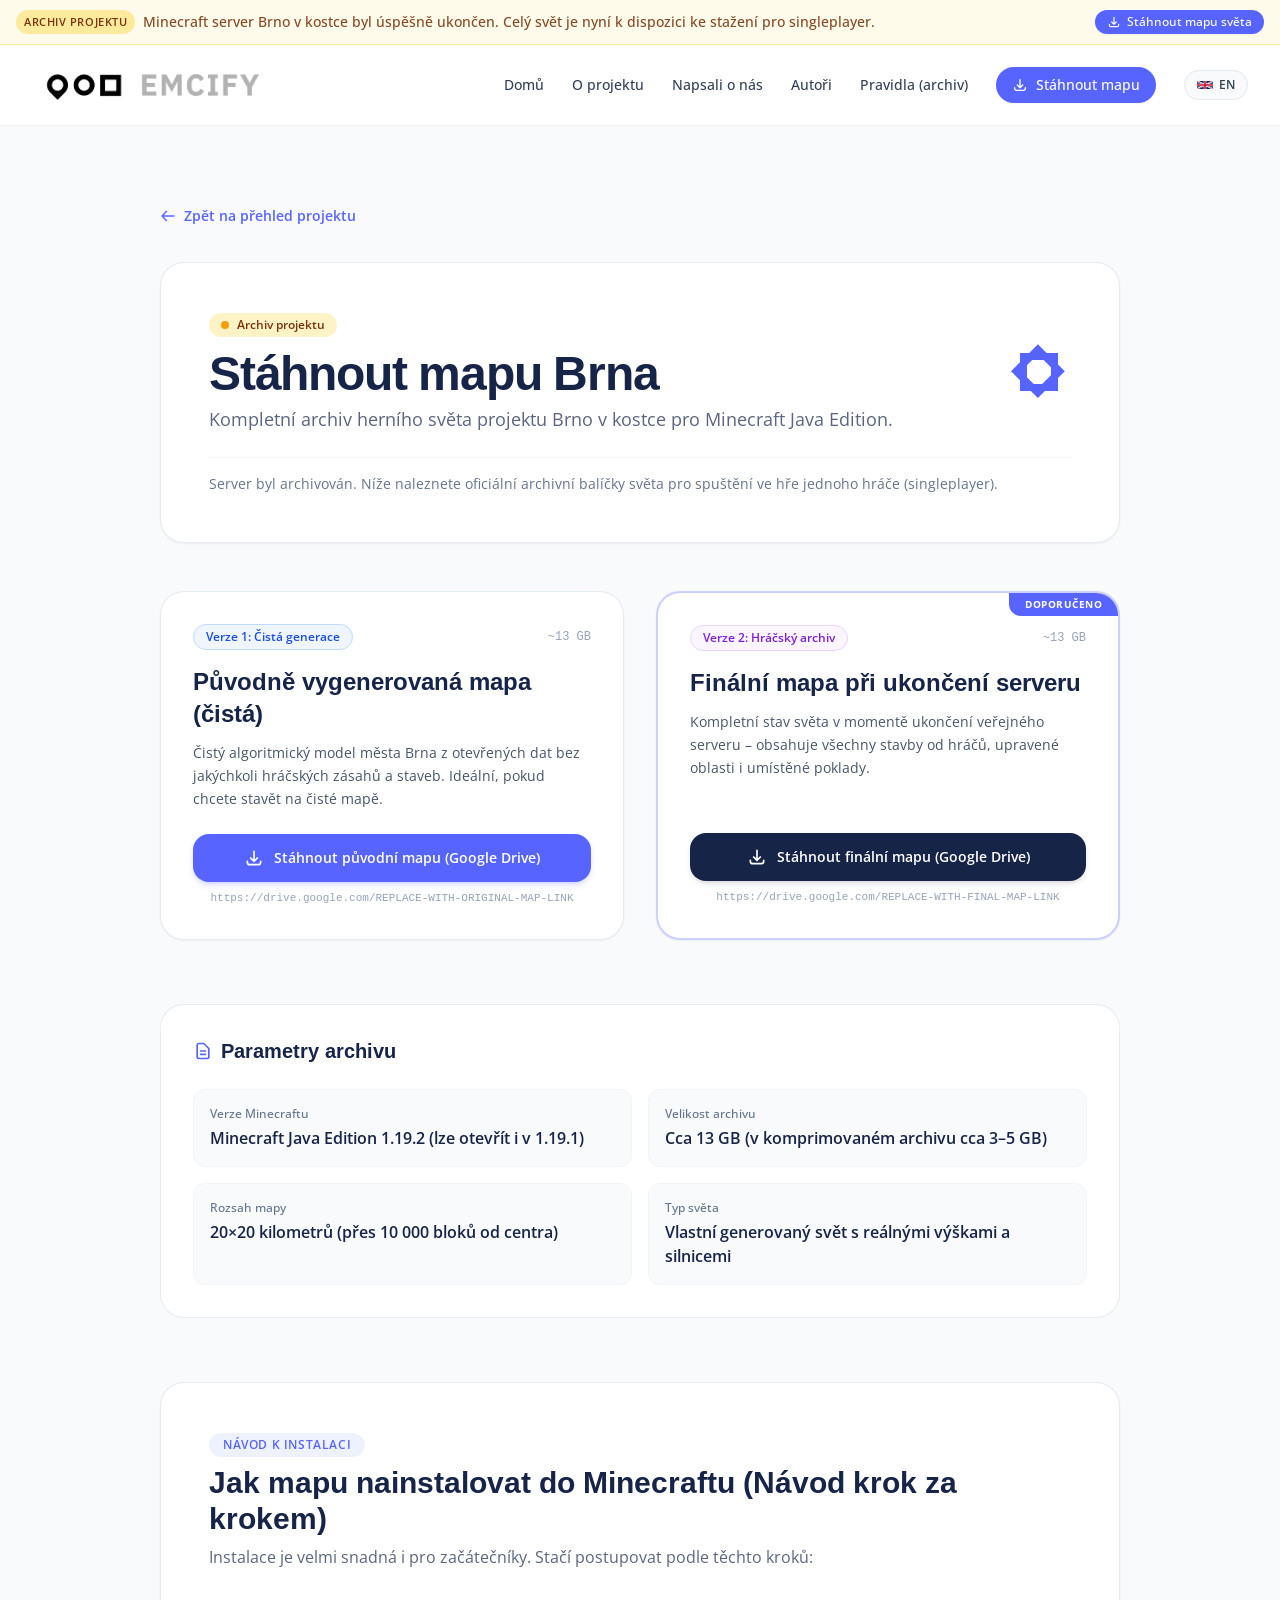
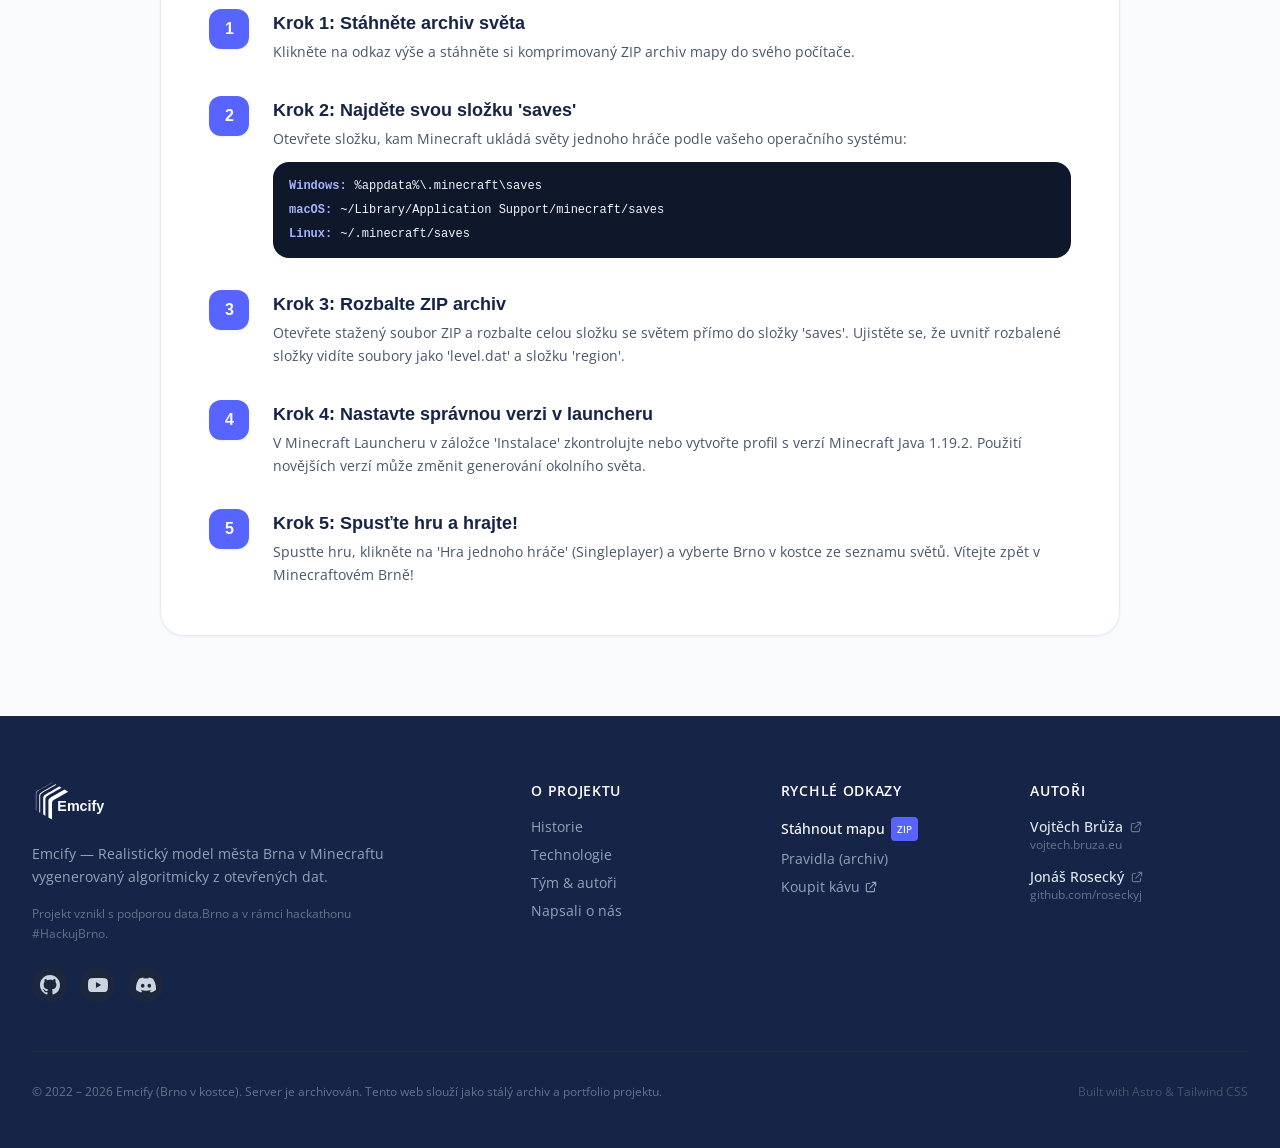
<file: cs/map/index.html>
<!DOCTYPE html><html lang="cs" class="scroll-smooth"> <head><meta charset="utf-8"><meta name="viewport" content="width=device-width, initial-scale=1"><title>Stáhnout mapu Brna — Emcify</title><meta name="description" content="Kompletní archiv herního světa projektu Brno v kostce pro Minecraft Java Edition."><link rel="canonical" href="https://emcify.cz/cs/map/"><link rel="alternate" hreflang="en" href="https://emcify.cz/en/map/"><link rel="alternate" hreflang="cs" href="https://emcify.cz/cs/map/"><link rel="alternate" hreflang="x-default" href="https://emcify.cz/cs/"><!-- OpenGraph --><meta property="og:site_name" content="emcify.cz"><meta property="og:title" content="Stáhnout mapu Brna — Emcify"><meta property="og:description" content="Kompletní archiv herního světa projektu Brno v kostce pro Minecraft Java Edition."><meta property="og:url" content="https://emcify.cz/cs/map/"><meta property="og:locale" content="cs_CZ"><meta property="og:type" content="website"><meta property="og:image" content="https://emcify.cz/og.png"><meta property="og:image:width" content="1200"><meta property="og:image:height" content="627"><!-- Twitter --><meta name="twitter:card" content="summary_large_image"><meta name="twitter:title" content="Stáhnout mapu Brna — Emcify"><meta name="twitter:description" content="Kompletní archiv herního světa projektu Brno v kostce pro Minecraft Java Edition."><meta name="twitter:image" content="https://emcify.cz/og.png"><!-- Favicons & Icons --><link rel="apple-touch-icon" sizes="180x180" href="/apple-touch-icon.png"><link rel="icon" type="image/svg+xml" href="/favicon.svg"><link rel="icon" type="image/png" sizes="32x32" href="/favicon-32x32.png"><link rel="icon" type="image/png" sizes="16x16" href="/favicon-16x16.png"><link rel="manifest" href="/site.webmanifest"><link rel="mask-icon" href="/safari-pinned-tab.svg" color="#6891c3"><meta name="msapplication-TileColor" content="#da532c"><meta name="theme-color" content="#6891c3"><!-- Google Fonts: Arimo (Headings) & Open Sans (Body) --><link rel="preconnect" href="https://fonts.googleapis.com"><link rel="preconnect" href="https://fonts.gstatic.com" crossorigin><link href="https://fonts.googleapis.com/css2?family=Arimo:wght@500;600;700;800&family=Open+Sans:ital,wght@0,400;0,500;0,600;0,700;1,400&display=swap" rel="stylesheet"><link rel="stylesheet" href="/_astro/index.IjGbd1tc.css">
<style>.cube-container[data-astro-cid-ahqlgc3f]{font-size:1em;color:#5864ff;display:flex;align-items:center;justify-content:center}@keyframes cube-loading{0%{border-radius:.5em;transform:rotate(0)}20%{border-radius:.5em;transform:rotate(0)}25%{border-radius:0;transform:rotate(90deg)}45%{border-radius:0;transform:rotate(90deg)}50%{border-radius:.5em;transform:rotate(180deg)}70%{border-radius:.5em;transform:rotate(0)}75%{border-radius:.5em;transform:rotate(0)}95%{border-radius:.5em;transform:rotate(0)}to{border-radius:.5em;transform:rotate(0)}}@keyframes cube-after{0%{opacity:0}69%{opacity:0}70%{border-radius:.5em;opacity:1}75%{border-radius:.5em .5em .5em 0}95%{border-radius:.5em .5em .5em 0}to{border-radius:.5em;opacity:1}}.cube-loading[data-astro-cid-ahqlgc3f]{box-sizing:border-box;display:inline-block;width:.6em;height:.6em;border:solid currentColor .12em;animation:cube-loading 3.5s linear infinite;position:relative}.cube-loading[data-astro-cid-ahqlgc3f]:after{content:"";transform:rotate(-45deg);margin:-.12em;box-sizing:content-box;display:block;width:100%;height:100%;border:solid currentColor .12em;animation:cube-after 3.5s linear infinite}
</style></head> <body class="bg-slate-50 text-slate-800 font-sans antialiased flex flex-col min-h-screen selection:bg-brand selection:text-white"> <div class="bg-amber-50 border-b border-amber-200/80 text-amber-950 py-2.5 px-4 text-xs sm:text-sm relative z-50"> <div class="max-w-7xl mx-auto flex flex-col sm:flex-row items-center justify-between gap-2 text-center sm:text-left"> <div class="flex items-center gap-2 flex-wrap justify-center sm:justify-start"> <span class="inline-flex items-center px-2 py-0.5 rounded-full text-[11px] font-semibold bg-amber-200/80 text-amber-900 uppercase tracking-wider"> Archiv projektu </span> <span class="font-medium text-amber-900/90"> Minecraft server Brno v kostce byl úspěšně ukončen. Celý svět je nyní k dispozici ke stažení pro singleplayer. </span> </div> <a href="/cs/map" class="inline-flex items-center gap-1.5 px-3 py-1 rounded-full bg-brand hover:bg-brand-600 text-white font-medium text-xs shadow-sm transition-colors whitespace-nowrap"> <svg class="w-3.5 h-3.5" fill="none" stroke="currentColor" viewBox="0 0 24 24"> <path stroke-linecap="round" stroke-linejoin="round" stroke-width="2" d="M4 16v1a3 3 0 003 3h10a3 3 0 003-3v-1m-4-4l-4 4m0 0l-4-4m4 4V4"></path> </svg> Stáhnout mapu světa </a> </div> </div> <header class="sticky top-0 z-40 w-full bg-white/90 backdrop-blur-md border-b border-slate-100 transition-all duration-200"> <div class="max-w-7xl mx-auto px-4 sm:px-6 lg:px-8"> <div class="flex items-center justify-between h-20"> <!-- Brand Logo --> <a href="/cs/" class="flex items-center gap-3 group focus:outline-none focus:ring-2 focus:ring-brand rounded-lg p-1"> <img src="/assets/img/logo/logo-2.png" alt="Emcify Brno" class="h-10 sm:h-11 w-auto transition-transform duration-200 group-hover:scale-105"> </a> <!-- Desktop Navigation --> <nav class="hidden md:flex items-center gap-7"> <a href="/cs/#top" class="text-slate-700 hover:text-brand font-medium text-sm transition-colors py-1 relative group"> Domů <span class="absolute bottom-0 left-0 w-0 h-0.5 bg-brand-yellow rounded-full transition-all duration-200 group-hover:w-full"></span> </a> <a href="/cs/#about" class="text-slate-700 hover:text-brand font-medium text-sm transition-colors py-1 relative group"> O projektu <span class="absolute bottom-0 left-0 w-0 h-0.5 bg-brand-yellow rounded-full transition-all duration-200 group-hover:w-full"></span> </a> <a href="/cs/#press" class="text-slate-700 hover:text-brand font-medium text-sm transition-colors py-1 relative group"> Napsali o nás <span class="absolute bottom-0 left-0 w-0 h-0.5 bg-brand-yellow rounded-full transition-all duration-200 group-hover:w-full"></span> </a> <a href="/cs/#team" class="text-slate-700 hover:text-brand font-medium text-sm transition-colors py-1 relative group"> Autoři <span class="absolute bottom-0 left-0 w-0 h-0.5 bg-brand-yellow rounded-full transition-all duration-200 group-hover:w-full"></span> </a> <a href="/cs/rules" class="text-slate-700 hover:text-brand font-medium text-sm transition-colors py-1 relative group"> Pravidla (archiv) <span class="absolute bottom-0 left-0 w-0 h-0.5 bg-brand-yellow rounded-full transition-all duration-200 group-hover:w-full"></span> </a> <!-- Map Download Pill Button --> <a href="/cs/map" class="inline-flex items-center gap-2 px-4 py-2 rounded-full bg-brand text-white font-medium text-sm hover:bg-brand-600 shadow-sm hover:shadow transition-all duration-200"> <svg class="w-4 h-4" fill="none" stroke="currentColor" viewBox="0 0 24 24"> <path stroke-linecap="round" stroke-linejoin="round" stroke-width="2" d="M4 16v1a3 3 0 003 3h10a3 3 0 003-3v-1m-4-4l-4 4m0 0l-4-4m4 4V4"></path> </svg> Stáhnout mapu </a> <!-- Language Switcher Pill --> <a href="/en/map/" class="flex items-center gap-1.5 px-3 py-1.5 rounded-full border border-slate-200 hover:border-brand/40 bg-slate-50 hover:bg-white text-xs font-semibold text-slate-700 hover:text-brand transition-all shadow-2xs" title="Switch to English">  <svg class="w-4 h-3 rounded-2xs overflow-hidden shadow-2xs" viewBox="0 0 60 30"> <clipPath id="s"><path d="M0,0 v30 h60 v-30 z"></path></clipPath> <clipPath id="t"><path d="M30,15 h30 v15 z v15 h-30 z h-30 v-15 z v-15 h30 z"></path></clipPath> <g clip-path="url(#s)"> <path d="M0,0 v30 h60 v-30 z" fill="#012169"></path> <path d="M0,0 L60,30 M60,0 L0,30" stroke="#fff" stroke-width="6"></path> <path d="M0,0 L60,30 M60,0 L0,30" clip-path="url(#t)" stroke="#C8102E" stroke-width="4"></path> <path d="M30,0 v30 M0,15 h60" stroke="#fff" stroke-width="10"></path> <path d="M30,0 v30 M0,15 h60" stroke="#C8102E" stroke-width="6"></path> </g> </svg> <span>EN</span>  </a> </nav> <!-- Mobile Menu Toggle Button --> <div class="flex items-center gap-2 md:hidden"> <!-- Mobile Language Switcher --> <a href="/en/map/" class="flex items-center gap-1 px-2.5 py-1 rounded-full border border-slate-200 bg-slate-50 text-xs font-semibold text-slate-700"> EN </a> <button id="mobile-menu-btn" type="button" class="p-2 rounded-lg text-slate-700 hover:bg-slate-100 focus:outline-none" aria-label="Toggle Navigation Menu"> <svg class="w-6 h-6" fill="none" stroke="currentColor" viewBox="0 0 24 24"> <path stroke-linecap="round" stroke-linejoin="round" stroke-width="2" d="M4 6h16M4 12h16M4 18h16"></path> </svg> </button> </div> </div> </div> <!-- Mobile Dropdown Menu --> <div id="mobile-menu" class="hidden md:hidden bg-white border-b border-slate-200 px-4 pt-3 pb-6 space-y-3"> <a href="/cs/#top" class="block py-2 text-base font-medium text-slate-800 hover:text-brand border-b border-slate-100"> Domů </a> <a href="/cs/#about" class="block py-2 text-base font-medium text-slate-800 hover:text-brand border-b border-slate-100"> O projektu </a> <a href="/cs/#press" class="block py-2 text-base font-medium text-slate-800 hover:text-brand border-b border-slate-100"> Napsali o nás </a> <a href="/cs/#team" class="block py-2 text-base font-medium text-slate-800 hover:text-brand border-b border-slate-100"> Autoři </a> <a href="/cs/rules" class="block py-2 text-base font-medium text-slate-800 hover:text-brand border-b border-slate-100"> Pravidla (archiv) </a> <a href="/cs/map" class="block text-center py-2.5 px-4 rounded-xl bg-brand text-white font-medium text-base shadow"> Stáhnout mapu </a> </div> </header> <script type="module">const t=document.getElementById("mobile-menu-btn"),e=document.getElementById("mobile-menu");t&&e&&(t.addEventListener("click",()=>{e.classList.toggle("hidden")}),e.querySelectorAll("a").forEach(n=>{n.addEventListener("click",()=>{e.classList.add("hidden")})}));</script> <main class="flex-grow">  <div class="py-12 sm:py-20 bg-slate-50"> <div class="max-w-5xl mx-auto px-4 sm:px-6 lg:px-8"> <!-- Top Breadcrumb --> <div class="mb-8"> <a href="/cs/" class="inline-flex items-center gap-2 text-sm font-semibold text-brand hover:text-brand-600 transition-colors"> <svg class="w-4 h-4" fill="none" stroke="currentColor" viewBox="0 0 24 24"> <path stroke-linecap="round" stroke-linejoin="round" stroke-width="2" d="M10 19l-7-7m0 0l7-7m-7 7h18"></path> </svg> Zpět na přehled projektu </a> </div> <!-- Main Header --> <div class="bg-white rounded-3xl p-8 sm:p-12 border border-slate-200/80 shadow-sm mb-12"> <div class="flex flex-col sm:flex-row items-start sm:items-center justify-between gap-6 pb-6 border-b border-slate-100"> <div> <div class="inline-flex items-center gap-2 px-3 py-1 rounded-full text-xs font-semibold bg-amber-100 text-amber-900 mb-3"> <span class="w-2 h-2 rounded-full bg-amber-500 animate-pulse"></span> Archiv projektu </div> <h1 class="text-3xl sm:text-5xl font-bold font-heading text-brand-dark tracking-tight"> Stáhnout mapu Brna </h1> <p class="text-base sm:text-lg text-brand-muted mt-2"> Kompletní archiv herního světa projektu Brno v kostce pro Minecraft Java Edition. </p> </div> <div class="hidden sm:block"> <div class="inline-flex items-center justify-center w-16 h-16 text-[64px] " title="Minecraft Block Icon" data-astro-cid-ahqlgc3f> <div class="cube-container" data-astro-cid-ahqlgc3f> <div class="cube-loading" data-astro-cid-ahqlgc3f></div> </div> </div>  </div> </div> <p class="text-xs sm:text-sm text-slate-500 mt-4 leading-relaxed"> Server byl archivován. Níže naleznete oficiální archivní balíčky světa pro spuštění ve hře jednoho hráče (singleplayer). </p> </div> <!-- 2 Download Cards --> <div class="grid grid-cols-1 md:grid-cols-2 gap-8 mb-16"> <!-- Card 1: Original Generated Map --> <div class="bg-white rounded-3xl p-8 border border-slate-200/80 shadow-sm hover:shadow-md transition-shadow flex flex-col justify-between"> <div> <div class="flex items-center justify-between mb-4"> <span class="px-3 py-1 rounded-full text-xs font-semibold bg-blue-50 text-blue-700 border border-blue-200">
Verze 1: Čistá generace
</span> <span class="text-xs font-mono font-medium text-slate-400">~13 GB</span> </div> <h2 class="text-2xl font-bold font-heading text-brand-dark mb-3"> Původně vygenerovaná mapa (čistá) </h2> <p class="text-slate-600 text-sm leading-relaxed mb-6"> Čistý algoritmický model města Brna z otevřených dat bez jakýchkoli hráčských zásahů a staveb. Ideální, pokud chcete stavět na čisté mapě. </p> </div> <div> <a href="https://drive.google.com/REPLACE-WITH-ORIGINAL-MAP-LINK" target="_blank" rel="noopener noreferrer" class="w-full inline-flex items-center justify-center gap-2.5 px-6 py-3.5 rounded-2xl bg-brand hover:bg-brand-600 text-white font-semibold text-sm shadow-md shadow-brand/20 transition-all duration-200 hover:-translate-y-0.5"> <svg class="w-5 h-5" fill="none" stroke="currentColor" viewBox="0 0 24 24"> <path stroke-linecap="round" stroke-linejoin="round" stroke-width="2" d="M4 16v1a3 3 0 003 3h10a3 3 0 003-3v-1m-4-4l-4 4m0 0l-4-4m4 4V4"></path> </svg> Stáhnout původní mapu (Google Drive) </a> <span class="block text-center text-[11px] text-slate-400 mt-2 font-mono truncate"> https://drive.google.com/REPLACE-WITH-ORIGINAL-MAP-LINK </span> </div> </div> <!-- Card 2: Final Server Map at Shutdown --> <div class="bg-white rounded-3xl p-8 border-2 border-brand/30 shadow-sm hover:shadow-md transition-shadow flex flex-col justify-between relative overflow-hidden"> <div class="absolute top-0 right-0 bg-brand text-white text-[10px] uppercase font-bold tracking-wider py-1 px-4 rounded-bl-xl">
Doporučeno
</div> <div> <div class="flex items-center justify-between mb-4"> <span class="px-3 py-1 rounded-full text-xs font-semibold bg-purple-50 text-purple-700 border border-purple-200">
Verze 2: Hráčský archiv
</span> <span class="text-xs font-mono font-medium text-slate-400">~13 GB</span> </div> <h2 class="text-2xl font-bold font-heading text-brand-dark mb-3"> Finální mapa při ukončení serveru </h2> <p class="text-slate-600 text-sm leading-relaxed mb-6"> Kompletní stav světa v momentě ukončení veřejného serveru – obsahuje všechny stavby od hráčů, upravené oblasti i umístěné poklady. </p> </div> <div> <a href="https://drive.google.com/REPLACE-WITH-FINAL-MAP-LINK" target="_blank" rel="noopener noreferrer" class="w-full inline-flex items-center justify-center gap-2.5 px-6 py-3.5 rounded-2xl bg-brand-dark hover:bg-slate-900 text-white font-semibold text-sm shadow-md transition-all duration-200 hover:-translate-y-0.5"> <svg class="w-5 h-5" fill="none" stroke="currentColor" viewBox="0 0 24 24"> <path stroke-linecap="round" stroke-linejoin="round" stroke-width="2" d="M4 16v1a3 3 0 003 3h10a3 3 0 003-3v-1m-4-4l-4 4m0 0l-4-4m4 4V4"></path> </svg> Stáhnout finální mapu (Google Drive) </a> <span class="block text-center text-[11px] text-slate-400 mt-2 font-mono truncate"> https://drive.google.com/REPLACE-WITH-FINAL-MAP-LINK </span> </div> </div> </div> <!-- Specs Overview Table --> <div class="bg-white rounded-3xl p-8 border border-slate-200/80 shadow-2xs mb-16"> <h3 class="text-xl font-bold font-heading text-brand-dark mb-6 flex items-center gap-2"> <svg class="w-5 h-5 text-brand" fill="none" stroke="currentColor" viewBox="0 0 24 24"> <path stroke-linecap="round" stroke-linejoin="round" stroke-width="2" d="M9 12h6m-6 4h6m2 5H7a2 2 0 01-2-2V5a2 2 0 012-2h5.586a1 1 0 01.707.293l5.414 5.414a1 1 0 01.293.707V19a2 2 0 01-2 2z"></path> </svg> Parametry archivu </h3> <dl class="grid grid-cols-1 sm:grid-cols-2 gap-4 text-sm"> <div class="p-4 rounded-xl bg-slate-50 border border-slate-100"> <dt class="text-xs text-slate-500 font-medium">Verze Minecraftu</dt> <dd class="text-base font-semibold text-brand-dark mt-1">Minecraft Java Edition 1.19.2 (lze otevřít i v 1.19.1)</dd> </div> <div class="p-4 rounded-xl bg-slate-50 border border-slate-100"> <dt class="text-xs text-slate-500 font-medium">Velikost archivu</dt> <dd class="text-base font-semibold text-brand-dark mt-1">Cca 13 GB (v komprimovaném archivu cca 3–5 GB)</dd> </div> <div class="p-4 rounded-xl bg-slate-50 border border-slate-100"> <dt class="text-xs text-slate-500 font-medium">Rozsah mapy</dt> <dd class="text-base font-semibold text-brand-dark mt-1">20×20 kilometrů (přes 10 000 bloků od centra)</dd> </div> <div class="p-4 rounded-xl bg-slate-50 border border-slate-100"> <dt class="text-xs text-slate-500 font-medium">Typ světa</dt> <dd class="text-base font-semibold text-brand-dark mt-1">Vlastní generovaný svět s reálnými výškami a silnicemi</dd> </div> </dl> </div> <!-- Step-by-Step Installation Guide --> <div class="bg-white rounded-3xl p-8 sm:p-12 border border-slate-200/80 shadow-sm"> <div class="mb-10 text-center sm:text-left"> <span class="inline-block px-3.5 py-1 rounded-full text-xs font-semibold bg-brand-50 text-brand uppercase tracking-wider mb-2">
Návod k instalaci
</span> <h2 class="text-2xl sm:text-3xl font-bold font-heading text-brand-dark mb-2"> Jak mapu nainstalovat do Minecraftu (Návod krok za krokem) </h2> <p class="text-sm sm:text-base text-brand-muted"> Instalace je velmi snadná i pro začátečníky. Stačí postupovat podle těchto kroků: </p> </div> <div class="space-y-8"> <!-- Step 1 --> <div class="flex gap-4 sm:gap-6 items-start"> <div class="w-10 h-10 rounded-xl bg-brand text-white font-bold font-heading flex items-center justify-center shrink-0 shadow-sm">
1
</div> <div> <h4 class="text-lg font-bold font-heading text-brand-dark mb-1"> Krok 1: Stáhněte archiv světa </h4> <p class="text-slate-600 text-sm leading-relaxed"> Klikněte na odkaz výše a stáhněte si komprimovaný ZIP archiv mapy do svého počítače. </p> </div> </div> <!-- Step 2 --> <div class="flex gap-4 sm:gap-6 items-start"> <div class="w-10 h-10 rounded-xl bg-brand text-white font-bold font-heading flex items-center justify-center shrink-0 shadow-sm">
2
</div> <div class="w-full"> <h4 class="text-lg font-bold font-heading text-brand-dark mb-1"> Krok 2: Najděte svou složku &#39;saves&#39; </h4> <p class="text-slate-600 text-sm leading-relaxed mb-3"> Otevřete složku, kam Minecraft ukládá světy jednoho hráče podle vašeho operačního systému: </p> <!-- OS Paths --> <div class="space-y-2 font-mono text-xs bg-slate-900 text-slate-200 p-4 rounded-2xl overflow-x-auto"> <div class="flex items-center gap-2"> <span class="text-brand-300 font-bold shrink-0">Windows:</span> <span class="text-slate-100 select-all">%appdata%\.minecraft\saves</span> </div> <div class="flex items-center gap-2"> <span class="text-brand-300 font-bold shrink-0">macOS:</span> <span class="text-slate-100 select-all">~/Library/Application Support/minecraft/saves</span> </div> <div class="flex items-center gap-2"> <span class="text-brand-300 font-bold shrink-0">Linux:</span> <span class="text-slate-100 select-all">~/.minecraft/saves</span> </div> </div> </div> </div> <!-- Step 3 --> <div class="flex gap-4 sm:gap-6 items-start"> <div class="w-10 h-10 rounded-xl bg-brand text-white font-bold font-heading flex items-center justify-center shrink-0 shadow-sm">
3
</div> <div> <h4 class="text-lg font-bold font-heading text-brand-dark mb-1"> Krok 3: Rozbalte ZIP archiv </h4> <p class="text-slate-600 text-sm leading-relaxed"> Otevřete stažený soubor ZIP a rozbalte celou složku se světem přímo do složky &#39;saves&#39;. Ujistěte se, že uvnitř rozbalené složky vidíte soubory jako &#39;level.dat&#39; a složku &#39;region&#39;. </p> </div> </div> <!-- Step 4 --> <div class="flex gap-4 sm:gap-6 items-start"> <div class="w-10 h-10 rounded-xl bg-brand text-white font-bold font-heading flex items-center justify-center shrink-0 shadow-sm">
4
</div> <div> <h4 class="text-lg font-bold font-heading text-brand-dark mb-1"> Krok 4: Nastavte správnou verzi v launcheru </h4> <p class="text-slate-600 text-sm leading-relaxed"> V Minecraft Launcheru v záložce &#39;Instalace&#39; zkontrolujte nebo vytvořte profil s verzí Minecraft Java 1.19.2. Použití novějších verzí může změnit generování okolního světa. </p> </div> </div> <!-- Step 5 --> <div class="flex gap-4 sm:gap-6 items-start"> <div class="w-10 h-10 rounded-xl bg-brand text-white font-bold font-heading flex items-center justify-center shrink-0 shadow-sm">
5
</div> <div> <h4 class="text-lg font-bold font-heading text-brand-dark mb-1"> Krok 5: Spusťte hru a hrajte! </h4> <p class="text-slate-600 text-sm leading-relaxed"> Spusťte hru, klikněte na &#39;Hra jednoho hráče&#39; (Singleplayer) a vyberte Brno v kostce ze seznamu světů. Vítejte zpět v Minecraftovém Brně! </p> </div> </div> </div> </div> </div> </div>  </main> <footer class="bg-brand-dark text-slate-300 pt-16 pb-12 border-t border-slate-800"> <div class="max-w-7xl mx-auto px-4 sm:px-6 lg:px-8"> <div class="grid grid-cols-1 md:grid-cols-2 lg:grid-cols-5 gap-10 lg:gap-8 pb-12 border-b border-slate-800"> <!-- Brand & Mission Column --> <div class="lg:col-span-2 space-y-4"> <a href="/cs/" class="inline-block"> <img src="/assets/img/logo/logo.svg" alt="Emcify" class="h-10 w-auto brightness-0 invert"> </a> <p class="text-slate-400 text-sm leading-relaxed max-w-sm"> Emcify — Realistický model města Brna v Minecraftu vygenerovaný algoritmicky z otevřených dat. </p> <p class="text-xs text-slate-500 leading-relaxed max-w-sm"> Projekt vznikl s podporou data.Brno a v rámci hackathonu #HackujBrno. </p> <!-- Social Icons --> <div class="flex items-center gap-3 pt-2"> <!-- GitHub --> <a href="https://github.com/emcify" target="_blank" rel="noopener noreferrer" class="w-9 h-9 rounded-full bg-slate-800/80 hover:bg-brand text-slate-300 hover:text-white flex items-center justify-center transition-colors" title="GitHub"> <svg class="w-5 h-5 fill-current" viewBox="0 0 24 24"> <path d="M12 0C5.37 0 0 5.37 0 12c0 5.31 3.435 9.795 8.205 11.385.6.105.825-.255.825-.57 0-.285-.015-1.23-.015-2.235-3.015.555-3.795-.735-4.035-1.41-.135-.345-.72-1.41-1.23-1.695-.42-.225-1.02-.78-.015-.795.945-.015 1.62.87 1.845 1.23 1.08 1.815 2.805 1.305 3.495.99.105-.78.42-1.305.765-1.605-2.67-.3-5.46-1.335-5.46-5.925 0-1.305.465-2.385 1.23-3.225-.12-.3-.54-1.53.12-3.18 0 0 1.005-.315 3.3 1.23.96-.27 1.98-.405 3-.405s2.04.135 3 .405c2.295-1.56 3.3-1.23 3.3-1.23.66 1.65.24 2.88.12 3.18.765.84 1.23 1.905 1.23 3.225 0 4.605-2.805 5.625-5.475 5.925.435.375.81 1.095.81 2.22 0 1.605-.015 2.895-.015 3.3 0 .315.225.69.825.57A12.02 12.02 0 0024 12c0-6.63-5.37-12-12-12z"></path> </svg> </a> <!-- YouTube --> <a href="https://youtube.com/@emcifycz" target="_blank" rel="noopener noreferrer" class="w-9 h-9 rounded-full bg-slate-800/80 hover:bg-red-600 text-slate-300 hover:text-white flex items-center justify-center transition-colors" title="YouTube"> <svg class="w-5 h-5 fill-current" viewBox="0 0 24 24"> <path d="M23.498 6.186a3.016 3.016 0 0 0-2.122-2.136C19.505 3.545 12 3.545 12 3.545s-7.505 0-9.377.505A3.017 3.017 0 0 0 .502 6.186C0 8.07 0 12 0 12s0 3.93.502 5.814a3.016 3.016 0 0 0 2.122 2.136c1.871.505 9.376.505 9.376.505s7.505 0 9.377-.505a3.015 3.015 0 0 0 2.122-2.136C24 15.93 24 12 24 12s0-3.93-.502-5.814zM9.545 15.568V8.432L15.818 12l-6.273 3.568z"></path> </svg> </a> <!-- Discord --> <a href="https://discord.gg/VRG4UC7Wu5" target="_blank" rel="noopener noreferrer" class="w-9 h-9 rounded-full bg-slate-800/80 hover:bg-[#5865F2] text-slate-300 hover:text-white flex items-center justify-center transition-colors" title="Discord"> <svg class="w-5 h-5 fill-current" viewBox="0 0 24 24"> <path d="M20.317 4.37a19.791 19.791 0 0 0-4.885-1.515.074.074 0 0 0-.079.037c-.21.375-.444.864-.608 1.25a18.27 18.27 0 0 0-5.487 0 12.64 12.64 0 0 0-.617-1.25.077.077 0 0 0-.079-.037A19.736 19.736 0 0 0 3.677 4.37a.07.07 0 0 0-.032.027C.533 9.046-.32 13.58.099 18.057a.082.082 0 0 0 .031.057 19.9 19.9 0 0 0 5.993 3.03.078.078 0 0 0 .084-.028c.462-.63.874-1.295 1.226-1.994.021-.041.001-.09-.041-.106a13.107 13.107 0 0 1-1.872-.892.077.077 0 0 1-.008-.128 10.2 10.2 0 0 0 .372-.292.074.074 0 0 1 .077-.01c3.929 1.793 8.18 1.793 12.061 0a.074.074 0 0 1 .078.01c.12.098.246.198.373.292a.077.077 0 0 1-.006.127 12.299 12.299 0 0 1-1.873.893.077.077 0 0 0-.041.107c.36.698.772 1.362 1.225 1.993a.076.076 0 0 0 .084.028 19.839 19.839 0 0 0 6.002-3.03.077.077 0 0 0 .032-.054c.5-5.177-.838-9.674-3.549-13.66a.061.061 0 0 0-.031-.028zM8.02 15.33c-1.183 0-2.157-1.085-2.157-2.419 0-1.333.956-2.419 2.157-2.419 1.21 0 2.176 1.096 2.157 2.42 0 1.333-.956 2.418-2.157 2.418zm7.975 0c-1.183 0-2.157-1.085-2.157-2.419 0-1.333.955-2.419 2.157-2.419 1.21 0 2.176 1.096 2.157 2.42 0 1.333-.946 2.418-2.157 2.418z"></path> </svg> </a> </div> </div> <!-- Links: About / Project --> <div> <h4 class="text-white font-semibold text-sm uppercase tracking-wider mb-4"> O projektu </h4> <ul class="space-y-2 text-sm text-slate-400"> <li> <a href="/cs/#about" class="hover:text-white transition-colors">Historie</a> </li> <li> <a href="/cs/#tech" class="hover:text-white transition-colors">Technologie</a> </li> <li> <a href="/cs/#team" class="hover:text-white transition-colors">Tým &amp; autoři</a> </li> <li> <a href="/cs/#press" class="hover:text-white transition-colors">Napsali o nás</a> </li> </ul> </div> <!-- Links: Downloads & Archive --> <div> <h4 class="text-white font-semibold text-sm uppercase tracking-wider mb-4"> Rychlé odkazy </h4> <ul class="space-y-2 text-sm text-slate-400"> <li> <a href="/cs/map" class="hover:text-brand-300 font-medium text-white transition-colors flex items-center gap-1.5"> <span>Stáhnout mapu</span> <span class="px-1.5 py-0.5 rounded text-[10px] bg-brand text-white">ZIP</span> </a> </li> <li> <a href="/cs/rules" class="hover:text-white transition-colors">Pravidla (archiv)</a> </li> <li> <a href="https://www.buymeacoffee.com/emcify" target="_blank" rel="noopener noreferrer" class="hover:text-amber-300 transition-colors flex items-center gap-1"> <span>Koupit kávu</span> <svg class="w-3.5 h-3.5" fill="none" stroke="currentColor" viewBox="0 0 24 24"><path stroke-linecap="round" stroke-linejoin="round" stroke-width="2" d="M10 6H6a2 2 0 00-2 2v10a2 2 0 002 2h10a2 2 0 002-2v-4M14 4h6m0 0v6m0-6L10 14"></path></svg> </a> </li> </ul> </div> <!-- Links: Authors & Portfolio --> <div> <h4 class="text-white font-semibold text-sm uppercase tracking-wider mb-4"> Autoři </h4> <ul class="space-y-2.5 text-sm text-slate-400"> <li> <a href="https://vojtech.bruza.eu" target="_blank" rel="noopener noreferrer" class="hover:text-brand-300 transition-colors flex items-center gap-1.5 font-medium text-slate-200"> <span>Vojtěch Brůža</span> <svg class="w-3.5 h-3.5 text-slate-500" fill="none" stroke="currentColor" viewBox="0 0 24 24"><path stroke-linecap="round" stroke-linejoin="round" stroke-width="2" d="M10 6H6a2 2 0 00-2 2v10a2 2 0 002 2h10a2 2 0 002-2v-4M14 4h6m0 0v6m0-6L10 14"></path></svg> </a> <span class="text-xs text-slate-500 block">vojtech.bruza.eu</span> </li> <li class="pt-1"> <a href="https://github.com/roseckyj" target="_blank" rel="noopener noreferrer" class="hover:text-brand-300 transition-colors flex items-center gap-1.5 font-medium text-slate-200"> <span>Jonáš Rosecký</span> <svg class="w-3.5 h-3.5 text-slate-500" fill="none" stroke="currentColor" viewBox="0 0 24 24"><path stroke-linecap="round" stroke-linejoin="round" stroke-width="2" d="M10 6H6a2 2 0 00-2 2v10a2 2 0 002 2h10a2 2 0 002-2v-4M14 4h6m0 0v6m0-6L10 14"></path></svg> </a> <span class="text-xs text-slate-500 block">github.com/roseckyj</span> </li> </ul> </div> </div> <!-- Bottom Disclaimer & Copyright --> <div class="pt-8 flex flex-col sm:flex-row items-center justify-between gap-4 text-xs text-slate-500"> <p>
&copy; 2022 &ndash; 2026 Emcify (Brno v kostce). Server je archivován. Tento web slouží jako stálý archiv a portfolio projektu. </p> <p class="text-slate-600">
Built with Astro &amp; Tailwind CSS
</p> </div> </div> </footer> </body></html>
</file>
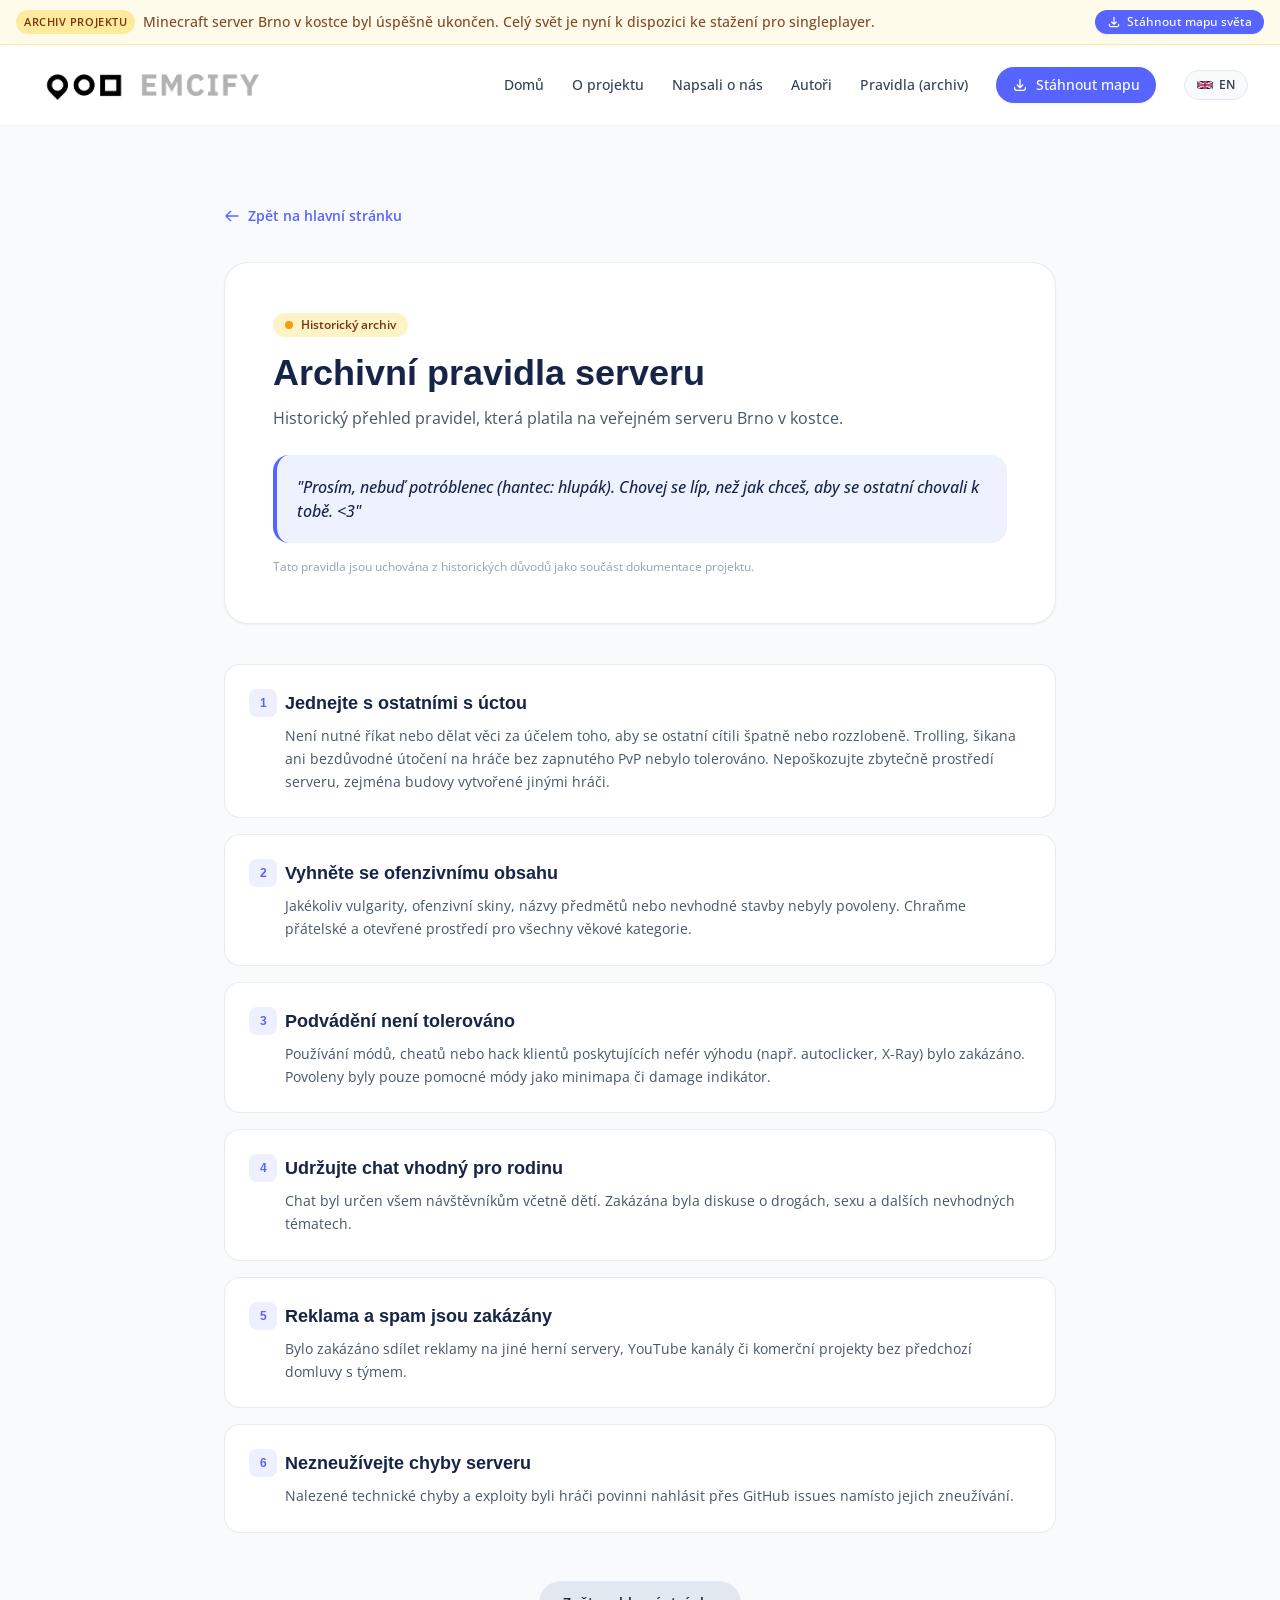
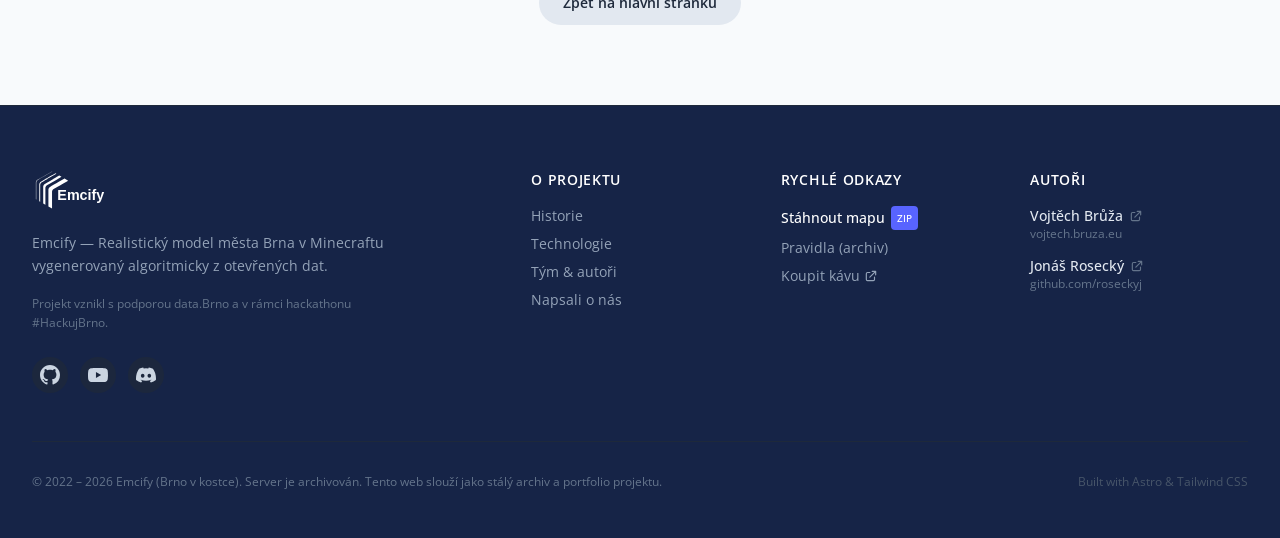
<file: cs/rules/index.html>
<!DOCTYPE html><html lang="cs" class="scroll-smooth"> <head><meta charset="utf-8"><meta name="viewport" content="width=device-width, initial-scale=1"><title>Archivní pravidla serveru — Emcify</title><meta name="description" content="Historický přehled pravidel, která platila na veřejném serveru Brno v kostce."><link rel="canonical" href="https://emcify.cz/cs/rules/"><link rel="alternate" hreflang="en" href="https://emcify.cz/en/rules/"><link rel="alternate" hreflang="cs" href="https://emcify.cz/cs/rules/"><link rel="alternate" hreflang="x-default" href="https://emcify.cz/cs/"><!-- OpenGraph --><meta property="og:site_name" content="emcify.cz"><meta property="og:title" content="Archivní pravidla serveru — Emcify"><meta property="og:description" content="Historický přehled pravidel, která platila na veřejném serveru Brno v kostce."><meta property="og:url" content="https://emcify.cz/cs/rules/"><meta property="og:locale" content="cs_CZ"><meta property="og:type" content="website"><meta property="og:image" content="https://emcify.cz/og.png"><meta property="og:image:width" content="1200"><meta property="og:image:height" content="627"><!-- Twitter --><meta name="twitter:card" content="summary_large_image"><meta name="twitter:title" content="Archivní pravidla serveru — Emcify"><meta name="twitter:description" content="Historický přehled pravidel, která platila na veřejném serveru Brno v kostce."><meta name="twitter:image" content="https://emcify.cz/og.png"><!-- Favicons & Icons --><link rel="apple-touch-icon" sizes="180x180" href="/apple-touch-icon.png"><link rel="icon" type="image/svg+xml" href="/favicon.svg"><link rel="icon" type="image/png" sizes="32x32" href="/favicon-32x32.png"><link rel="icon" type="image/png" sizes="16x16" href="/favicon-16x16.png"><link rel="manifest" href="/site.webmanifest"><link rel="mask-icon" href="/safari-pinned-tab.svg" color="#6891c3"><meta name="msapplication-TileColor" content="#da532c"><meta name="theme-color" content="#6891c3"><!-- Google Fonts: Arimo (Headings) & Open Sans (Body) --><link rel="preconnect" href="https://fonts.googleapis.com"><link rel="preconnect" href="https://fonts.gstatic.com" crossorigin><link href="https://fonts.googleapis.com/css2?family=Arimo:wght@500;600;700;800&family=Open+Sans:ital,wght@0,400;0,500;0,600;0,700;1,400&display=swap" rel="stylesheet"><link rel="stylesheet" href="/_astro/index.IjGbd1tc.css"></head> <body class="bg-slate-50 text-slate-800 font-sans antialiased flex flex-col min-h-screen selection:bg-brand selection:text-white"> <div class="bg-amber-50 border-b border-amber-200/80 text-amber-950 py-2.5 px-4 text-xs sm:text-sm relative z-50"> <div class="max-w-7xl mx-auto flex flex-col sm:flex-row items-center justify-between gap-2 text-center sm:text-left"> <div class="flex items-center gap-2 flex-wrap justify-center sm:justify-start"> <span class="inline-flex items-center px-2 py-0.5 rounded-full text-[11px] font-semibold bg-amber-200/80 text-amber-900 uppercase tracking-wider"> Archiv projektu </span> <span class="font-medium text-amber-900/90"> Minecraft server Brno v kostce byl úspěšně ukončen. Celý svět je nyní k dispozici ke stažení pro singleplayer. </span> </div> <a href="/cs/map" class="inline-flex items-center gap-1.5 px-3 py-1 rounded-full bg-brand hover:bg-brand-600 text-white font-medium text-xs shadow-sm transition-colors whitespace-nowrap"> <svg class="w-3.5 h-3.5" fill="none" stroke="currentColor" viewBox="0 0 24 24"> <path stroke-linecap="round" stroke-linejoin="round" stroke-width="2" d="M4 16v1a3 3 0 003 3h10a3 3 0 003-3v-1m-4-4l-4 4m0 0l-4-4m4 4V4"></path> </svg> Stáhnout mapu světa </a> </div> </div> <header class="sticky top-0 z-40 w-full bg-white/90 backdrop-blur-md border-b border-slate-100 transition-all duration-200"> <div class="max-w-7xl mx-auto px-4 sm:px-6 lg:px-8"> <div class="flex items-center justify-between h-20"> <!-- Brand Logo --> <a href="/cs/" class="flex items-center gap-3 group focus:outline-none focus:ring-2 focus:ring-brand rounded-lg p-1"> <img src="/assets/img/logo/logo-2.png" alt="Emcify Brno" class="h-10 sm:h-11 w-auto transition-transform duration-200 group-hover:scale-105"> </a> <!-- Desktop Navigation --> <nav class="hidden md:flex items-center gap-7"> <a href="/cs/#top" class="text-slate-700 hover:text-brand font-medium text-sm transition-colors py-1 relative group"> Domů <span class="absolute bottom-0 left-0 w-0 h-0.5 bg-brand-yellow rounded-full transition-all duration-200 group-hover:w-full"></span> </a> <a href="/cs/#about" class="text-slate-700 hover:text-brand font-medium text-sm transition-colors py-1 relative group"> O projektu <span class="absolute bottom-0 left-0 w-0 h-0.5 bg-brand-yellow rounded-full transition-all duration-200 group-hover:w-full"></span> </a> <a href="/cs/#press" class="text-slate-700 hover:text-brand font-medium text-sm transition-colors py-1 relative group"> Napsali o nás <span class="absolute bottom-0 left-0 w-0 h-0.5 bg-brand-yellow rounded-full transition-all duration-200 group-hover:w-full"></span> </a> <a href="/cs/#team" class="text-slate-700 hover:text-brand font-medium text-sm transition-colors py-1 relative group"> Autoři <span class="absolute bottom-0 left-0 w-0 h-0.5 bg-brand-yellow rounded-full transition-all duration-200 group-hover:w-full"></span> </a> <a href="/cs/rules" class="text-slate-700 hover:text-brand font-medium text-sm transition-colors py-1 relative group"> Pravidla (archiv) <span class="absolute bottom-0 left-0 w-0 h-0.5 bg-brand-yellow rounded-full transition-all duration-200 group-hover:w-full"></span> </a> <!-- Map Download Pill Button --> <a href="/cs/map" class="inline-flex items-center gap-2 px-4 py-2 rounded-full bg-brand text-white font-medium text-sm hover:bg-brand-600 shadow-sm hover:shadow transition-all duration-200"> <svg class="w-4 h-4" fill="none" stroke="currentColor" viewBox="0 0 24 24"> <path stroke-linecap="round" stroke-linejoin="round" stroke-width="2" d="M4 16v1a3 3 0 003 3h10a3 3 0 003-3v-1m-4-4l-4 4m0 0l-4-4m4 4V4"></path> </svg> Stáhnout mapu </a> <!-- Language Switcher Pill --> <a href="/en/rules/" class="flex items-center gap-1.5 px-3 py-1.5 rounded-full border border-slate-200 hover:border-brand/40 bg-slate-50 hover:bg-white text-xs font-semibold text-slate-700 hover:text-brand transition-all shadow-2xs" title="Switch to English">  <svg class="w-4 h-3 rounded-2xs overflow-hidden shadow-2xs" viewBox="0 0 60 30"> <clipPath id="s"><path d="M0,0 v30 h60 v-30 z"></path></clipPath> <clipPath id="t"><path d="M30,15 h30 v15 z v15 h-30 z h-30 v-15 z v-15 h30 z"></path></clipPath> <g clip-path="url(#s)"> <path d="M0,0 v30 h60 v-30 z" fill="#012169"></path> <path d="M0,0 L60,30 M60,0 L0,30" stroke="#fff" stroke-width="6"></path> <path d="M0,0 L60,30 M60,0 L0,30" clip-path="url(#t)" stroke="#C8102E" stroke-width="4"></path> <path d="M30,0 v30 M0,15 h60" stroke="#fff" stroke-width="10"></path> <path d="M30,0 v30 M0,15 h60" stroke="#C8102E" stroke-width="6"></path> </g> </svg> <span>EN</span>  </a> </nav> <!-- Mobile Menu Toggle Button --> <div class="flex items-center gap-2 md:hidden"> <!-- Mobile Language Switcher --> <a href="/en/rules/" class="flex items-center gap-1 px-2.5 py-1 rounded-full border border-slate-200 bg-slate-50 text-xs font-semibold text-slate-700"> EN </a> <button id="mobile-menu-btn" type="button" class="p-2 rounded-lg text-slate-700 hover:bg-slate-100 focus:outline-none" aria-label="Toggle Navigation Menu"> <svg class="w-6 h-6" fill="none" stroke="currentColor" viewBox="0 0 24 24"> <path stroke-linecap="round" stroke-linejoin="round" stroke-width="2" d="M4 6h16M4 12h16M4 18h16"></path> </svg> </button> </div> </div> </div> <!-- Mobile Dropdown Menu --> <div id="mobile-menu" class="hidden md:hidden bg-white border-b border-slate-200 px-4 pt-3 pb-6 space-y-3"> <a href="/cs/#top" class="block py-2 text-base font-medium text-slate-800 hover:text-brand border-b border-slate-100"> Domů </a> <a href="/cs/#about" class="block py-2 text-base font-medium text-slate-800 hover:text-brand border-b border-slate-100"> O projektu </a> <a href="/cs/#press" class="block py-2 text-base font-medium text-slate-800 hover:text-brand border-b border-slate-100"> Napsali o nás </a> <a href="/cs/#team" class="block py-2 text-base font-medium text-slate-800 hover:text-brand border-b border-slate-100"> Autoři </a> <a href="/cs/rules" class="block py-2 text-base font-medium text-slate-800 hover:text-brand border-b border-slate-100"> Pravidla (archiv) </a> <a href="/cs/map" class="block text-center py-2.5 px-4 rounded-xl bg-brand text-white font-medium text-base shadow"> Stáhnout mapu </a> </div> </header> <script type="module">const t=document.getElementById("mobile-menu-btn"),e=document.getElementById("mobile-menu");t&&e&&(t.addEventListener("click",()=>{e.classList.toggle("hidden")}),e.querySelectorAll("a").forEach(n=>{n.addEventListener("click",()=>{e.classList.add("hidden")})}));</script> <main class="flex-grow">  <div class="py-12 sm:py-20 bg-slate-50"> <div class="max-w-4xl mx-auto px-4 sm:px-6 lg:px-8"> <!-- Top Breadcrumb --> <div class="mb-8"> <a href="/cs/" class="inline-flex items-center gap-2 text-sm font-semibold text-brand hover:text-brand-600 transition-colors"> <svg class="w-4 h-4" fill="none" stroke="currentColor" viewBox="0 0 24 24"> <path stroke-linecap="round" stroke-linejoin="round" stroke-width="2" d="M10 19l-7-7m0 0l7-7m-7 7h18"></path> </svg> Zpět na hlavní stránku </a> </div> <!-- Main Header --> <div class="bg-white rounded-3xl p-8 sm:p-12 border border-slate-200/80 shadow-sm mb-10"> <div class="inline-flex items-center gap-2 px-3 py-1 rounded-full text-xs font-semibold bg-amber-100 text-amber-900 mb-4"> <span class="w-2 h-2 rounded-full bg-amber-500"></span>
Historický archiv
</div> <h1 class="text-3xl sm:text-4xl font-bold font-heading text-brand-dark mb-3"> Archivní pravidla serveru </h1> <p class="text-slate-600 text-base leading-relaxed mb-6"> Historický přehled pravidel, která platila na veřejném serveru Brno v kostce. </p> <!-- Motto Quote Callout --> <div class="p-4 sm:p-5 rounded-2xl bg-brand-50 border-l-4 border-brand text-brand-dark font-medium text-sm sm:text-base italic">
"Prosím, nebuď potróblenec (hantec: hlupák). Chovej se líp, než jak chceš, aby se ostatní chovali k tobě. &lt;3"
</div> <p class="text-xs text-slate-400 mt-4"> Tato pravidla jsou uchována z historických důvodů jako součást dokumentace projektu. </p> </div> <!-- Rules List --> <div class="space-y-4 mb-12"> <div class="bg-white rounded-2xl p-6 border border-slate-200/80 shadow-2xs"> <h2 class="text-lg font-bold font-heading text-brand-dark mb-2 flex items-center gap-2"> <span class="w-7 h-7 rounded-lg bg-brand/10 text-brand font-bold text-xs flex items-center justify-center shrink-0"> 1 </span> Jednejte s ostatními s úctou </h2> <p class="text-slate-600 text-sm leading-relaxed pl-9"> Není nutné říkat nebo dělat věci za účelem toho, aby se ostatní cítili špatně nebo rozzlobeně. Trolling, šikana ani bezdůvodné útočení na hráče bez zapnutého PvP nebylo tolerováno. Nepoškozujte zbytečně prostředí serveru, zejména budovy vytvořené jinými hráči. </p> </div><div class="bg-white rounded-2xl p-6 border border-slate-200/80 shadow-2xs"> <h2 class="text-lg font-bold font-heading text-brand-dark mb-2 flex items-center gap-2"> <span class="w-7 h-7 rounded-lg bg-brand/10 text-brand font-bold text-xs flex items-center justify-center shrink-0"> 2 </span> Vyhněte se ofenzivnímu obsahu </h2> <p class="text-slate-600 text-sm leading-relaxed pl-9"> Jakékoliv vulgarity, ofenzivní skiny, názvy předmětů nebo nevhodné stavby nebyly povoleny. Chraňme přátelské a otevřené prostředí pro všechny věkové kategorie. </p> </div><div class="bg-white rounded-2xl p-6 border border-slate-200/80 shadow-2xs"> <h2 class="text-lg font-bold font-heading text-brand-dark mb-2 flex items-center gap-2"> <span class="w-7 h-7 rounded-lg bg-brand/10 text-brand font-bold text-xs flex items-center justify-center shrink-0"> 3 </span> Podvádění není tolerováno </h2> <p class="text-slate-600 text-sm leading-relaxed pl-9"> Používání módů, cheatů nebo hack klientů poskytujících nefér výhodu (např. autoclicker, X-Ray) bylo zakázáno. Povoleny byly pouze pomocné módy jako minimapa či damage indikátor. </p> </div><div class="bg-white rounded-2xl p-6 border border-slate-200/80 shadow-2xs"> <h2 class="text-lg font-bold font-heading text-brand-dark mb-2 flex items-center gap-2"> <span class="w-7 h-7 rounded-lg bg-brand/10 text-brand font-bold text-xs flex items-center justify-center shrink-0"> 4 </span> Udržujte chat vhodný pro rodinu </h2> <p class="text-slate-600 text-sm leading-relaxed pl-9"> Chat byl určen všem návštěvníkům včetně dětí. Zakázána byla diskuse o drogách, sexu a dalších nevhodných tématech. </p> </div><div class="bg-white rounded-2xl p-6 border border-slate-200/80 shadow-2xs"> <h2 class="text-lg font-bold font-heading text-brand-dark mb-2 flex items-center gap-2"> <span class="w-7 h-7 rounded-lg bg-brand/10 text-brand font-bold text-xs flex items-center justify-center shrink-0"> 5 </span> Reklama a spam jsou zakázány </h2> <p class="text-slate-600 text-sm leading-relaxed pl-9"> Bylo zakázáno sdílet reklamy na jiné herní servery, YouTube kanály či komerční projekty bez předchozí domluvy s týmem. </p> </div><div class="bg-white rounded-2xl p-6 border border-slate-200/80 shadow-2xs"> <h2 class="text-lg font-bold font-heading text-brand-dark mb-2 flex items-center gap-2"> <span class="w-7 h-7 rounded-lg bg-brand/10 text-brand font-bold text-xs flex items-center justify-center shrink-0"> 6 </span> Nezneužívejte chyby serveru </h2> <p class="text-slate-600 text-sm leading-relaxed pl-9"> Nalezené technické chyby a exploity byli hráči povinni nahlásit přes GitHub issues namísto jejich zneužívání. </p> </div> </div> <!-- Bottom Navigation --> <div class="text-center"> <a href="/cs/" class="inline-flex items-center gap-2 px-6 py-3 rounded-full bg-slate-200 hover:bg-slate-300 text-slate-800 font-semibold text-sm transition-colors"> Zpět na hlavní stránku </a> </div> </div> </div>  </main> <footer class="bg-brand-dark text-slate-300 pt-16 pb-12 border-t border-slate-800"> <div class="max-w-7xl mx-auto px-4 sm:px-6 lg:px-8"> <div class="grid grid-cols-1 md:grid-cols-2 lg:grid-cols-5 gap-10 lg:gap-8 pb-12 border-b border-slate-800"> <!-- Brand & Mission Column --> <div class="lg:col-span-2 space-y-4"> <a href="/cs/" class="inline-block"> <img src="/assets/img/logo/logo.svg" alt="Emcify" class="h-10 w-auto brightness-0 invert"> </a> <p class="text-slate-400 text-sm leading-relaxed max-w-sm"> Emcify — Realistický model města Brna v Minecraftu vygenerovaný algoritmicky z otevřených dat. </p> <p class="text-xs text-slate-500 leading-relaxed max-w-sm"> Projekt vznikl s podporou data.Brno a v rámci hackathonu #HackujBrno. </p> <!-- Social Icons --> <div class="flex items-center gap-3 pt-2"> <!-- GitHub --> <a href="https://github.com/emcify" target="_blank" rel="noopener noreferrer" class="w-9 h-9 rounded-full bg-slate-800/80 hover:bg-brand text-slate-300 hover:text-white flex items-center justify-center transition-colors" title="GitHub"> <svg class="w-5 h-5 fill-current" viewBox="0 0 24 24"> <path d="M12 0C5.37 0 0 5.37 0 12c0 5.31 3.435 9.795 8.205 11.385.6.105.825-.255.825-.57 0-.285-.015-1.23-.015-2.235-3.015.555-3.795-.735-4.035-1.41-.135-.345-.72-1.41-1.23-1.695-.42-.225-1.02-.78-.015-.795.945-.015 1.62.87 1.845 1.23 1.08 1.815 2.805 1.305 3.495.99.105-.78.42-1.305.765-1.605-2.67-.3-5.46-1.335-5.46-5.925 0-1.305.465-2.385 1.23-3.225-.12-.3-.54-1.53.12-3.18 0 0 1.005-.315 3.3 1.23.96-.27 1.98-.405 3-.405s2.04.135 3 .405c2.295-1.56 3.3-1.23 3.3-1.23.66 1.65.24 2.88.12 3.18.765.84 1.23 1.905 1.23 3.225 0 4.605-2.805 5.625-5.475 5.925.435.375.81 1.095.81 2.22 0 1.605-.015 2.895-.015 3.3 0 .315.225.69.825.57A12.02 12.02 0 0024 12c0-6.63-5.37-12-12-12z"></path> </svg> </a> <!-- YouTube --> <a href="https://youtube.com/@emcifycz" target="_blank" rel="noopener noreferrer" class="w-9 h-9 rounded-full bg-slate-800/80 hover:bg-red-600 text-slate-300 hover:text-white flex items-center justify-center transition-colors" title="YouTube"> <svg class="w-5 h-5 fill-current" viewBox="0 0 24 24"> <path d="M23.498 6.186a3.016 3.016 0 0 0-2.122-2.136C19.505 3.545 12 3.545 12 3.545s-7.505 0-9.377.505A3.017 3.017 0 0 0 .502 6.186C0 8.07 0 12 0 12s0 3.93.502 5.814a3.016 3.016 0 0 0 2.122 2.136c1.871.505 9.376.505 9.376.505s7.505 0 9.377-.505a3.015 3.015 0 0 0 2.122-2.136C24 15.93 24 12 24 12s0-3.93-.502-5.814zM9.545 15.568V8.432L15.818 12l-6.273 3.568z"></path> </svg> </a> <!-- Discord --> <a href="https://discord.gg/VRG4UC7Wu5" target="_blank" rel="noopener noreferrer" class="w-9 h-9 rounded-full bg-slate-800/80 hover:bg-[#5865F2] text-slate-300 hover:text-white flex items-center justify-center transition-colors" title="Discord"> <svg class="w-5 h-5 fill-current" viewBox="0 0 24 24"> <path d="M20.317 4.37a19.791 19.791 0 0 0-4.885-1.515.074.074 0 0 0-.079.037c-.21.375-.444.864-.608 1.25a18.27 18.27 0 0 0-5.487 0 12.64 12.64 0 0 0-.617-1.25.077.077 0 0 0-.079-.037A19.736 19.736 0 0 0 3.677 4.37a.07.07 0 0 0-.032.027C.533 9.046-.32 13.58.099 18.057a.082.082 0 0 0 .031.057 19.9 19.9 0 0 0 5.993 3.03.078.078 0 0 0 .084-.028c.462-.63.874-1.295 1.226-1.994.021-.041.001-.09-.041-.106a13.107 13.107 0 0 1-1.872-.892.077.077 0 0 1-.008-.128 10.2 10.2 0 0 0 .372-.292.074.074 0 0 1 .077-.01c3.929 1.793 8.18 1.793 12.061 0a.074.074 0 0 1 .078.01c.12.098.246.198.373.292a.077.077 0 0 1-.006.127 12.299 12.299 0 0 1-1.873.893.077.077 0 0 0-.041.107c.36.698.772 1.362 1.225 1.993a.076.076 0 0 0 .084.028 19.839 19.839 0 0 0 6.002-3.03.077.077 0 0 0 .032-.054c.5-5.177-.838-9.674-3.549-13.66a.061.061 0 0 0-.031-.028zM8.02 15.33c-1.183 0-2.157-1.085-2.157-2.419 0-1.333.956-2.419 2.157-2.419 1.21 0 2.176 1.096 2.157 2.42 0 1.333-.956 2.418-2.157 2.418zm7.975 0c-1.183 0-2.157-1.085-2.157-2.419 0-1.333.955-2.419 2.157-2.419 1.21 0 2.176 1.096 2.157 2.42 0 1.333-.946 2.418-2.157 2.418z"></path> </svg> </a> </div> </div> <!-- Links: About / Project --> <div> <h4 class="text-white font-semibold text-sm uppercase tracking-wider mb-4"> O projektu </h4> <ul class="space-y-2 text-sm text-slate-400"> <li> <a href="/cs/#about" class="hover:text-white transition-colors">Historie</a> </li> <li> <a href="/cs/#tech" class="hover:text-white transition-colors">Technologie</a> </li> <li> <a href="/cs/#team" class="hover:text-white transition-colors">Tým &amp; autoři</a> </li> <li> <a href="/cs/#press" class="hover:text-white transition-colors">Napsali o nás</a> </li> </ul> </div> <!-- Links: Downloads & Archive --> <div> <h4 class="text-white font-semibold text-sm uppercase tracking-wider mb-4"> Rychlé odkazy </h4> <ul class="space-y-2 text-sm text-slate-400"> <li> <a href="/cs/map" class="hover:text-brand-300 font-medium text-white transition-colors flex items-center gap-1.5"> <span>Stáhnout mapu</span> <span class="px-1.5 py-0.5 rounded text-[10px] bg-brand text-white">ZIP</span> </a> </li> <li> <a href="/cs/rules" class="hover:text-white transition-colors">Pravidla (archiv)</a> </li> <li> <a href="https://www.buymeacoffee.com/emcify" target="_blank" rel="noopener noreferrer" class="hover:text-amber-300 transition-colors flex items-center gap-1"> <span>Koupit kávu</span> <svg class="w-3.5 h-3.5" fill="none" stroke="currentColor" viewBox="0 0 24 24"><path stroke-linecap="round" stroke-linejoin="round" stroke-width="2" d="M10 6H6a2 2 0 00-2 2v10a2 2 0 002 2h10a2 2 0 002-2v-4M14 4h6m0 0v6m0-6L10 14"></path></svg> </a> </li> </ul> </div> <!-- Links: Authors & Portfolio --> <div> <h4 class="text-white font-semibold text-sm uppercase tracking-wider mb-4"> Autoři </h4> <ul class="space-y-2.5 text-sm text-slate-400"> <li> <a href="https://vojtech.bruza.eu" target="_blank" rel="noopener noreferrer" class="hover:text-brand-300 transition-colors flex items-center gap-1.5 font-medium text-slate-200"> <span>Vojtěch Brůža</span> <svg class="w-3.5 h-3.5 text-slate-500" fill="none" stroke="currentColor" viewBox="0 0 24 24"><path stroke-linecap="round" stroke-linejoin="round" stroke-width="2" d="M10 6H6a2 2 0 00-2 2v10a2 2 0 002 2h10a2 2 0 002-2v-4M14 4h6m0 0v6m0-6L10 14"></path></svg> </a> <span class="text-xs text-slate-500 block">vojtech.bruza.eu</span> </li> <li class="pt-1"> <a href="https://github.com/roseckyj" target="_blank" rel="noopener noreferrer" class="hover:text-brand-300 transition-colors flex items-center gap-1.5 font-medium text-slate-200"> <span>Jonáš Rosecký</span> <svg class="w-3.5 h-3.5 text-slate-500" fill="none" stroke="currentColor" viewBox="0 0 24 24"><path stroke-linecap="round" stroke-linejoin="round" stroke-width="2" d="M10 6H6a2 2 0 00-2 2v10a2 2 0 002 2h10a2 2 0 002-2v-4M14 4h6m0 0v6m0-6L10 14"></path></svg> </a> <span class="text-xs text-slate-500 block">github.com/roseckyj</span> </li> </ul> </div> </div> <!-- Bottom Disclaimer & Copyright --> <div class="pt-8 flex flex-col sm:flex-row items-center justify-between gap-4 text-xs text-slate-500"> <p>
&copy; 2022 &ndash; 2026 Emcify (Brno v kostce). Server je archivován. Tento web slouží jako stálý archiv a portfolio projektu. </p> <p class="text-slate-600">
Built with Astro &amp; Tailwind CSS
</p> </div> </div> </footer> </body></html>
</file>
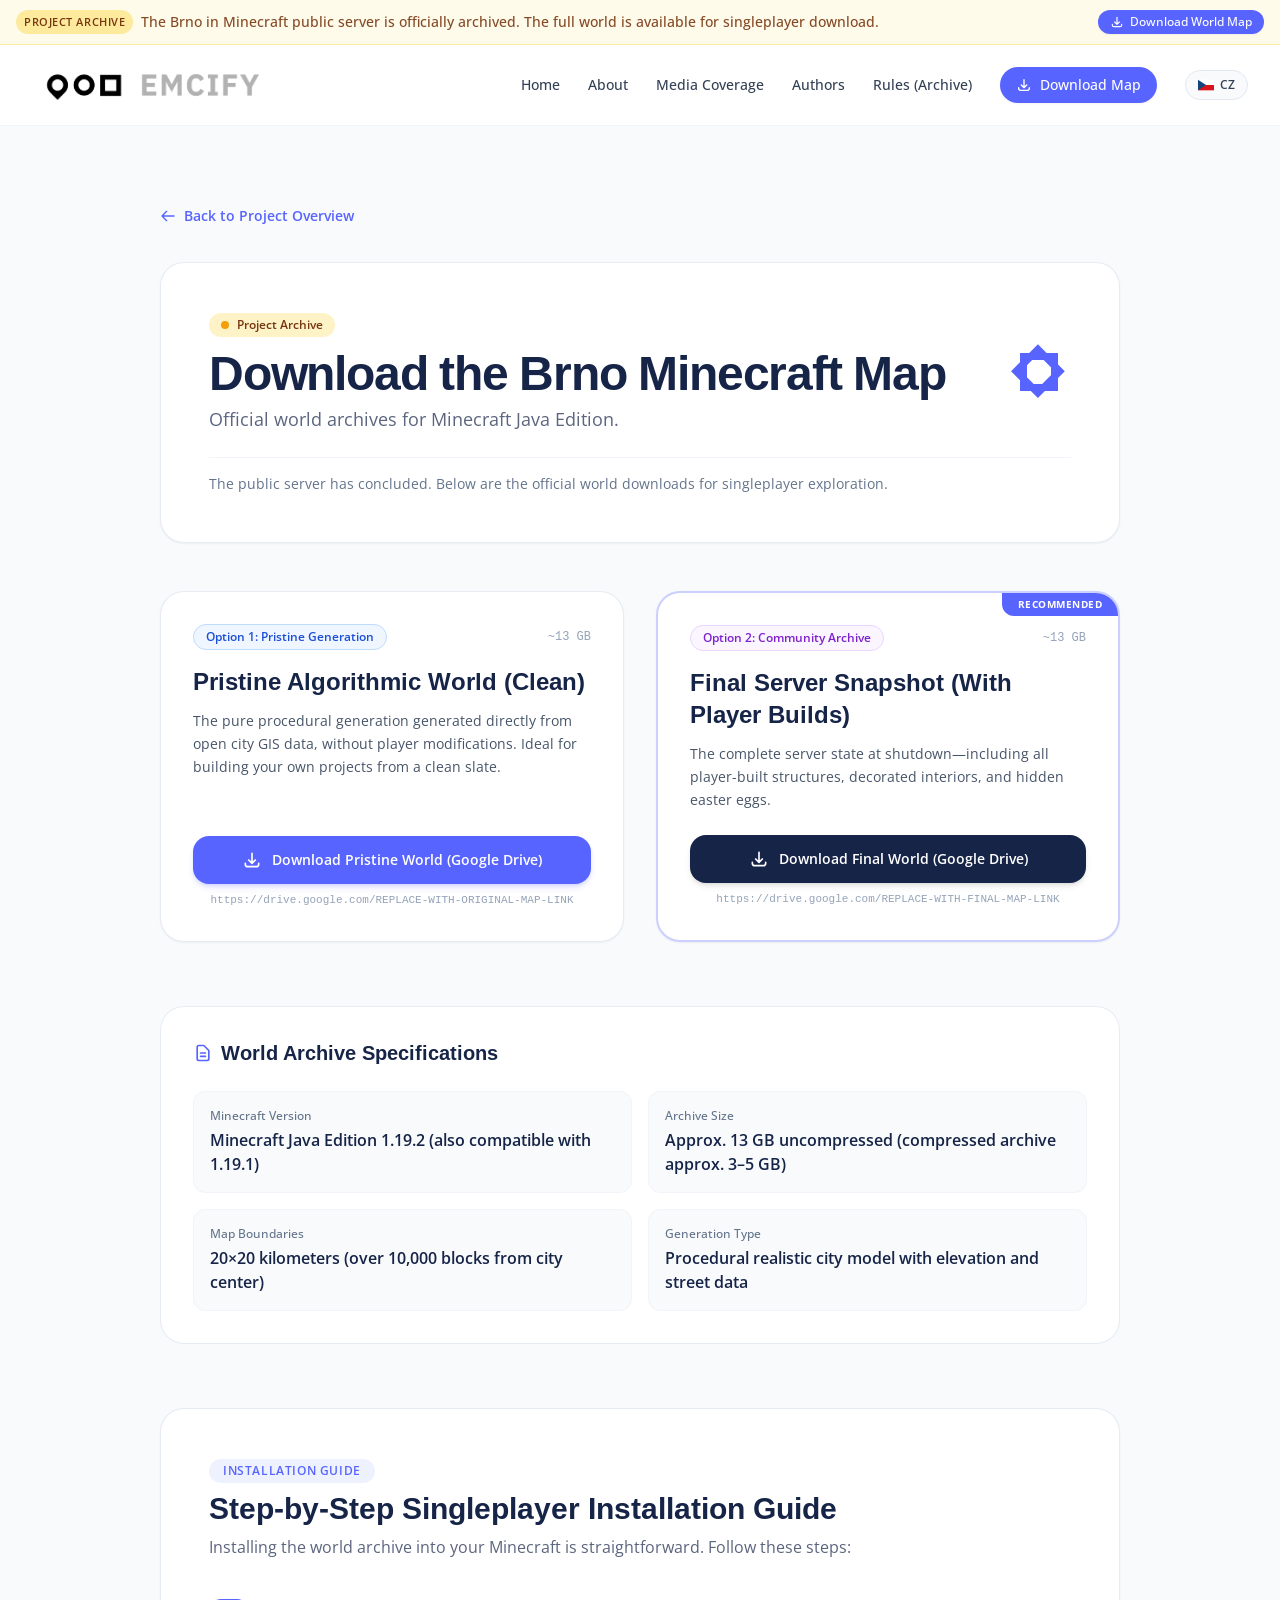
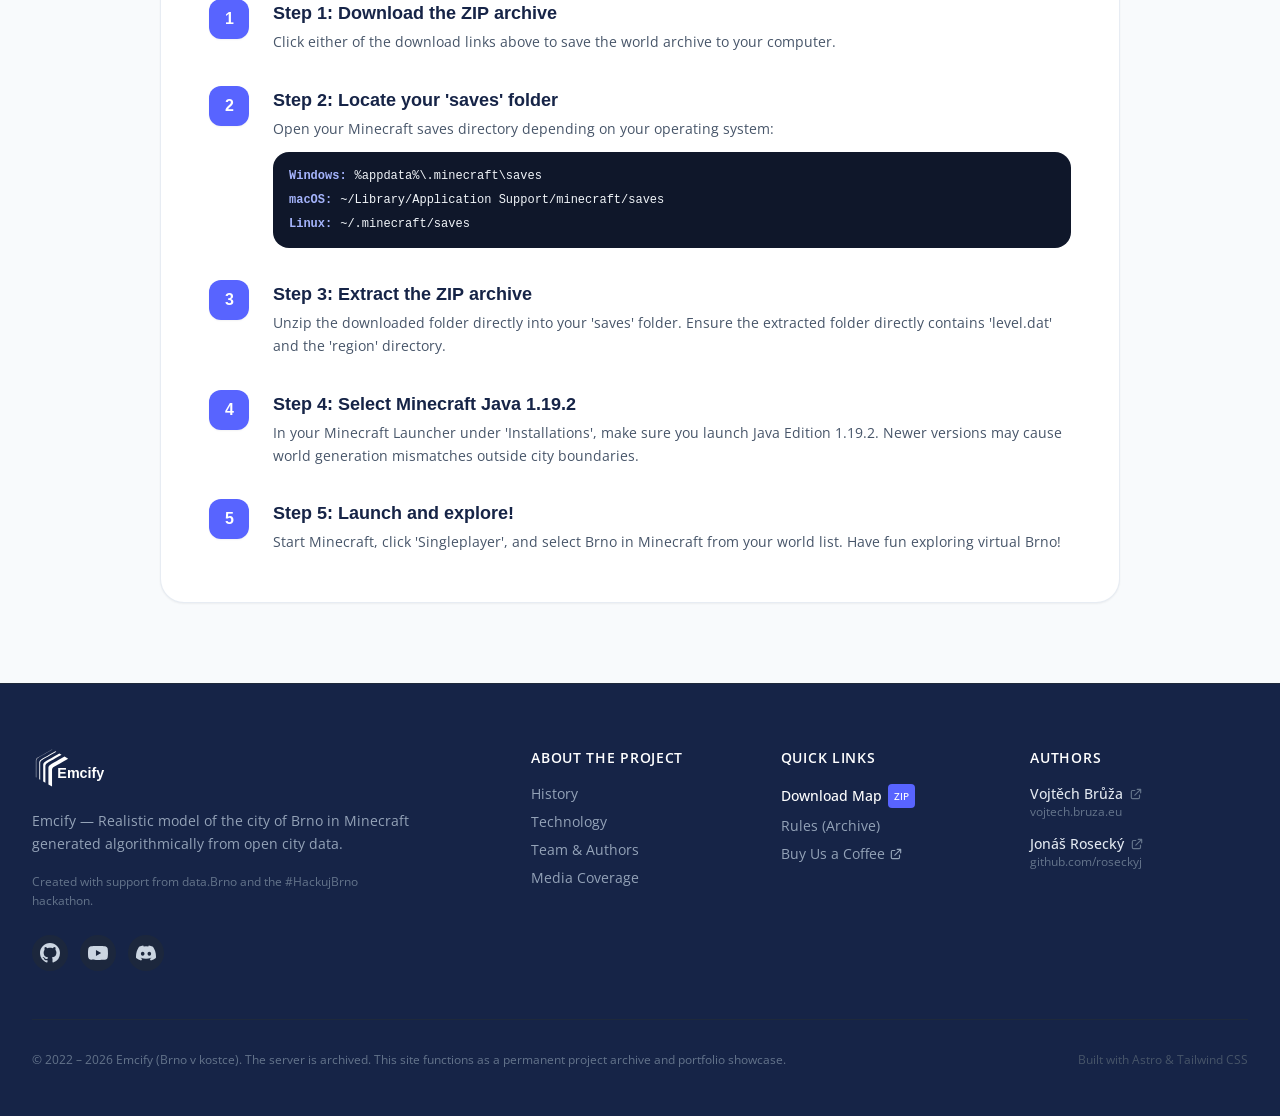
<file: en/map/index.html>
<!DOCTYPE html><html lang="en" class="scroll-smooth"> <head><meta charset="utf-8"><meta name="viewport" content="width=device-width, initial-scale=1"><title>Download the Brno Minecraft Map — Emcify</title><meta name="description" content="Official world archives for Minecraft Java Edition."><link rel="canonical" href="https://emcify.cz/en/map/"><link rel="alternate" hreflang="cs" href="https://emcify.cz/cs/map/"><link rel="alternate" hreflang="en" href="https://emcify.cz/en/map/"><link rel="alternate" hreflang="x-default" href="https://emcify.cz/cs/"><!-- OpenGraph --><meta property="og:site_name" content="emcify.cz"><meta property="og:title" content="Download the Brno Minecraft Map — Emcify"><meta property="og:description" content="Official world archives for Minecraft Java Edition."><meta property="og:url" content="https://emcify.cz/en/map/"><meta property="og:locale" content="en_US"><meta property="og:type" content="website"><meta property="og:image" content="https://emcify.cz/og.png"><meta property="og:image:width" content="1200"><meta property="og:image:height" content="627"><!-- Twitter --><meta name="twitter:card" content="summary_large_image"><meta name="twitter:title" content="Download the Brno Minecraft Map — Emcify"><meta name="twitter:description" content="Official world archives for Minecraft Java Edition."><meta name="twitter:image" content="https://emcify.cz/og.png"><!-- Favicons & Icons --><link rel="apple-touch-icon" sizes="180x180" href="/apple-touch-icon.png"><link rel="icon" type="image/svg+xml" href="/favicon.svg"><link rel="icon" type="image/png" sizes="32x32" href="/favicon-32x32.png"><link rel="icon" type="image/png" sizes="16x16" href="/favicon-16x16.png"><link rel="manifest" href="/site.webmanifest"><link rel="mask-icon" href="/safari-pinned-tab.svg" color="#6891c3"><meta name="msapplication-TileColor" content="#da532c"><meta name="theme-color" content="#6891c3"><!-- Google Fonts: Arimo (Headings) & Open Sans (Body) --><link rel="preconnect" href="https://fonts.googleapis.com"><link rel="preconnect" href="https://fonts.gstatic.com" crossorigin><link href="https://fonts.googleapis.com/css2?family=Arimo:wght@500;600;700;800&family=Open+Sans:ital,wght@0,400;0,500;0,600;0,700;1,400&display=swap" rel="stylesheet"><link rel="stylesheet" href="/_astro/index.IjGbd1tc.css">
<style>.cube-container[data-astro-cid-ahqlgc3f]{font-size:1em;color:#5864ff;display:flex;align-items:center;justify-content:center}@keyframes cube-loading{0%{border-radius:.5em;transform:rotate(0)}20%{border-radius:.5em;transform:rotate(0)}25%{border-radius:0;transform:rotate(90deg)}45%{border-radius:0;transform:rotate(90deg)}50%{border-radius:.5em;transform:rotate(180deg)}70%{border-radius:.5em;transform:rotate(0)}75%{border-radius:.5em;transform:rotate(0)}95%{border-radius:.5em;transform:rotate(0)}to{border-radius:.5em;transform:rotate(0)}}@keyframes cube-after{0%{opacity:0}69%{opacity:0}70%{border-radius:.5em;opacity:1}75%{border-radius:.5em .5em .5em 0}95%{border-radius:.5em .5em .5em 0}to{border-radius:.5em;opacity:1}}.cube-loading[data-astro-cid-ahqlgc3f]{box-sizing:border-box;display:inline-block;width:.6em;height:.6em;border:solid currentColor .12em;animation:cube-loading 3.5s linear infinite;position:relative}.cube-loading[data-astro-cid-ahqlgc3f]:after{content:"";transform:rotate(-45deg);margin:-.12em;box-sizing:content-box;display:block;width:100%;height:100%;border:solid currentColor .12em;animation:cube-after 3.5s linear infinite}
</style></head> <body class="bg-slate-50 text-slate-800 font-sans antialiased flex flex-col min-h-screen selection:bg-brand selection:text-white"> <div class="bg-amber-50 border-b border-amber-200/80 text-amber-950 py-2.5 px-4 text-xs sm:text-sm relative z-50"> <div class="max-w-7xl mx-auto flex flex-col sm:flex-row items-center justify-between gap-2 text-center sm:text-left"> <div class="flex items-center gap-2 flex-wrap justify-center sm:justify-start"> <span class="inline-flex items-center px-2 py-0.5 rounded-full text-[11px] font-semibold bg-amber-200/80 text-amber-900 uppercase tracking-wider"> Project Archive </span> <span class="font-medium text-amber-900/90"> The Brno in Minecraft public server is officially archived. The full world is available for singleplayer download. </span> </div> <a href="/en/map" class="inline-flex items-center gap-1.5 px-3 py-1 rounded-full bg-brand hover:bg-brand-600 text-white font-medium text-xs shadow-sm transition-colors whitespace-nowrap"> <svg class="w-3.5 h-3.5" fill="none" stroke="currentColor" viewBox="0 0 24 24"> <path stroke-linecap="round" stroke-linejoin="round" stroke-width="2" d="M4 16v1a3 3 0 003 3h10a3 3 0 003-3v-1m-4-4l-4 4m0 0l-4-4m4 4V4"></path> </svg> Download World Map </a> </div> </div> <header class="sticky top-0 z-40 w-full bg-white/90 backdrop-blur-md border-b border-slate-100 transition-all duration-200"> <div class="max-w-7xl mx-auto px-4 sm:px-6 lg:px-8"> <div class="flex items-center justify-between h-20"> <!-- Brand Logo --> <a href="/en/" class="flex items-center gap-3 group focus:outline-none focus:ring-2 focus:ring-brand rounded-lg p-1"> <img src="/assets/img/logo/logo-2.png" alt="Emcify Brno" class="h-10 sm:h-11 w-auto transition-transform duration-200 group-hover:scale-105"> </a> <!-- Desktop Navigation --> <nav class="hidden md:flex items-center gap-7"> <a href="/en/#top" class="text-slate-700 hover:text-brand font-medium text-sm transition-colors py-1 relative group"> Home <span class="absolute bottom-0 left-0 w-0 h-0.5 bg-brand-yellow rounded-full transition-all duration-200 group-hover:w-full"></span> </a> <a href="/en/#about" class="text-slate-700 hover:text-brand font-medium text-sm transition-colors py-1 relative group"> About <span class="absolute bottom-0 left-0 w-0 h-0.5 bg-brand-yellow rounded-full transition-all duration-200 group-hover:w-full"></span> </a> <a href="/en/#press" class="text-slate-700 hover:text-brand font-medium text-sm transition-colors py-1 relative group"> Media Coverage <span class="absolute bottom-0 left-0 w-0 h-0.5 bg-brand-yellow rounded-full transition-all duration-200 group-hover:w-full"></span> </a> <a href="/en/#team" class="text-slate-700 hover:text-brand font-medium text-sm transition-colors py-1 relative group"> Authors <span class="absolute bottom-0 left-0 w-0 h-0.5 bg-brand-yellow rounded-full transition-all duration-200 group-hover:w-full"></span> </a> <a href="/en/rules" class="text-slate-700 hover:text-brand font-medium text-sm transition-colors py-1 relative group"> Rules (Archive) <span class="absolute bottom-0 left-0 w-0 h-0.5 bg-brand-yellow rounded-full transition-all duration-200 group-hover:w-full"></span> </a> <!-- Map Download Pill Button --> <a href="/en/map" class="inline-flex items-center gap-2 px-4 py-2 rounded-full bg-brand text-white font-medium text-sm hover:bg-brand-600 shadow-sm hover:shadow transition-all duration-200"> <svg class="w-4 h-4" fill="none" stroke="currentColor" viewBox="0 0 24 24"> <path stroke-linecap="round" stroke-linejoin="round" stroke-width="2" d="M4 16v1a3 3 0 003 3h10a3 3 0 003-3v-1m-4-4l-4 4m0 0l-4-4m4 4V4"></path> </svg> Download Map </a> <!-- Language Switcher Pill --> <a href="/cs/map/" class="flex items-center gap-1.5 px-3 py-1.5 rounded-full border border-slate-200 hover:border-brand/40 bg-slate-50 hover:bg-white text-xs font-semibold text-slate-700 hover:text-brand transition-all shadow-2xs" title="Přepnout do češtiny">  <svg class="w-4 h-3 rounded-2xs overflow-hidden shadow-2xs" viewBox="0 0 60 40"> <rect width="60" height="20" fill="#fff"></rect> <rect y="20" width="60" height="20" fill="#d7141a"></rect> <polygon points="0,0 30,20 0,40" fill="#11457e"></polygon> </svg> <span>CZ</span>  </a> </nav> <!-- Mobile Menu Toggle Button --> <div class="flex items-center gap-2 md:hidden"> <!-- Mobile Language Switcher --> <a href="/cs/map/" class="flex items-center gap-1 px-2.5 py-1 rounded-full border border-slate-200 bg-slate-50 text-xs font-semibold text-slate-700"> CZ </a> <button id="mobile-menu-btn" type="button" class="p-2 rounded-lg text-slate-700 hover:bg-slate-100 focus:outline-none" aria-label="Toggle Navigation Menu"> <svg class="w-6 h-6" fill="none" stroke="currentColor" viewBox="0 0 24 24"> <path stroke-linecap="round" stroke-linejoin="round" stroke-width="2" d="M4 6h16M4 12h16M4 18h16"></path> </svg> </button> </div> </div> </div> <!-- Mobile Dropdown Menu --> <div id="mobile-menu" class="hidden md:hidden bg-white border-b border-slate-200 px-4 pt-3 pb-6 space-y-3"> <a href="/en/#top" class="block py-2 text-base font-medium text-slate-800 hover:text-brand border-b border-slate-100"> Home </a> <a href="/en/#about" class="block py-2 text-base font-medium text-slate-800 hover:text-brand border-b border-slate-100"> About </a> <a href="/en/#press" class="block py-2 text-base font-medium text-slate-800 hover:text-brand border-b border-slate-100"> Media Coverage </a> <a href="/en/#team" class="block py-2 text-base font-medium text-slate-800 hover:text-brand border-b border-slate-100"> Authors </a> <a href="/en/rules" class="block py-2 text-base font-medium text-slate-800 hover:text-brand border-b border-slate-100"> Rules (Archive) </a> <a href="/en/map" class="block text-center py-2.5 px-4 rounded-xl bg-brand text-white font-medium text-base shadow"> Download Map </a> </div> </header> <script type="module">const t=document.getElementById("mobile-menu-btn"),e=document.getElementById("mobile-menu");t&&e&&(t.addEventListener("click",()=>{e.classList.toggle("hidden")}),e.querySelectorAll("a").forEach(n=>{n.addEventListener("click",()=>{e.classList.add("hidden")})}));</script> <main class="flex-grow">  <div class="py-12 sm:py-20 bg-slate-50"> <div class="max-w-5xl mx-auto px-4 sm:px-6 lg:px-8"> <!-- Top Breadcrumb --> <div class="mb-8"> <a href="/en/" class="inline-flex items-center gap-2 text-sm font-semibold text-brand hover:text-brand-600 transition-colors"> <svg class="w-4 h-4" fill="none" stroke="currentColor" viewBox="0 0 24 24"> <path stroke-linecap="round" stroke-linejoin="round" stroke-width="2" d="M10 19l-7-7m0 0l7-7m-7 7h18"></path> </svg> Back to Project Overview </a> </div> <!-- Main Header --> <div class="bg-white rounded-3xl p-8 sm:p-12 border border-slate-200/80 shadow-sm mb-12"> <div class="flex flex-col sm:flex-row items-start sm:items-center justify-between gap-6 pb-6 border-b border-slate-100"> <div> <div class="inline-flex items-center gap-2 px-3 py-1 rounded-full text-xs font-semibold bg-amber-100 text-amber-900 mb-3"> <span class="w-2 h-2 rounded-full bg-amber-500 animate-pulse"></span> Project Archive </div> <h1 class="text-3xl sm:text-5xl font-bold font-heading text-brand-dark tracking-tight"> Download the Brno Minecraft Map </h1> <p class="text-base sm:text-lg text-brand-muted mt-2"> Official world archives for Minecraft Java Edition. </p> </div> <div class="hidden sm:block"> <div class="inline-flex items-center justify-center w-16 h-16 text-[64px] " title="Minecraft Block Icon" data-astro-cid-ahqlgc3f> <div class="cube-container" data-astro-cid-ahqlgc3f> <div class="cube-loading" data-astro-cid-ahqlgc3f></div> </div> </div>  </div> </div> <p class="text-xs sm:text-sm text-slate-500 mt-4 leading-relaxed"> The public server has concluded. Below are the official world downloads for singleplayer exploration. </p> </div> <!-- 2 Download Cards --> <div class="grid grid-cols-1 md:grid-cols-2 gap-8 mb-16"> <!-- Card 1: Original Generated Map --> <div class="bg-white rounded-3xl p-8 border border-slate-200/80 shadow-sm hover:shadow-md transition-shadow flex flex-col justify-between"> <div> <div class="flex items-center justify-between mb-4"> <span class="px-3 py-1 rounded-full text-xs font-semibold bg-blue-50 text-blue-700 border border-blue-200">
Option 1: Pristine Generation
</span> <span class="text-xs font-mono font-medium text-slate-400">~13 GB</span> </div> <h2 class="text-2xl font-bold font-heading text-brand-dark mb-3"> Pristine Algorithmic World (Clean) </h2> <p class="text-slate-600 text-sm leading-relaxed mb-6"> The pure procedural generation generated directly from open city GIS data, without player modifications. Ideal for building your own projects from a clean slate. </p> </div> <div> <a href="https://drive.google.com/REPLACE-WITH-ORIGINAL-MAP-LINK" target="_blank" rel="noopener noreferrer" class="w-full inline-flex items-center justify-center gap-2.5 px-6 py-3.5 rounded-2xl bg-brand hover:bg-brand-600 text-white font-semibold text-sm shadow-md shadow-brand/20 transition-all duration-200 hover:-translate-y-0.5"> <svg class="w-5 h-5" fill="none" stroke="currentColor" viewBox="0 0 24 24"> <path stroke-linecap="round" stroke-linejoin="round" stroke-width="2" d="M4 16v1a3 3 0 003 3h10a3 3 0 003-3v-1m-4-4l-4 4m0 0l-4-4m4 4V4"></path> </svg> Download Pristine World (Google Drive) </a> <span class="block text-center text-[11px] text-slate-400 mt-2 font-mono truncate"> https://drive.google.com/REPLACE-WITH-ORIGINAL-MAP-LINK </span> </div> </div> <!-- Card 2: Final Server Map at Shutdown --> <div class="bg-white rounded-3xl p-8 border-2 border-brand/30 shadow-sm hover:shadow-md transition-shadow flex flex-col justify-between relative overflow-hidden"> <div class="absolute top-0 right-0 bg-brand text-white text-[10px] uppercase font-bold tracking-wider py-1 px-4 rounded-bl-xl">
Recommended
</div> <div> <div class="flex items-center justify-between mb-4"> <span class="px-3 py-1 rounded-full text-xs font-semibold bg-purple-50 text-purple-700 border border-purple-200">
Option 2: Community Archive
</span> <span class="text-xs font-mono font-medium text-slate-400">~13 GB</span> </div> <h2 class="text-2xl font-bold font-heading text-brand-dark mb-3"> Final Server Snapshot (With Player Builds) </h2> <p class="text-slate-600 text-sm leading-relaxed mb-6"> The complete server state at shutdown—including all player-built structures, decorated interiors, and hidden easter eggs. </p> </div> <div> <a href="https://drive.google.com/REPLACE-WITH-FINAL-MAP-LINK" target="_blank" rel="noopener noreferrer" class="w-full inline-flex items-center justify-center gap-2.5 px-6 py-3.5 rounded-2xl bg-brand-dark hover:bg-slate-900 text-white font-semibold text-sm shadow-md transition-all duration-200 hover:-translate-y-0.5"> <svg class="w-5 h-5" fill="none" stroke="currentColor" viewBox="0 0 24 24"> <path stroke-linecap="round" stroke-linejoin="round" stroke-width="2" d="M4 16v1a3 3 0 003 3h10a3 3 0 003-3v-1m-4-4l-4 4m0 0l-4-4m4 4V4"></path> </svg> Download Final World (Google Drive) </a> <span class="block text-center text-[11px] text-slate-400 mt-2 font-mono truncate"> https://drive.google.com/REPLACE-WITH-FINAL-MAP-LINK </span> </div> </div> </div> <!-- Specs Overview Table --> <div class="bg-white rounded-3xl p-8 border border-slate-200/80 shadow-2xs mb-16"> <h3 class="text-xl font-bold font-heading text-brand-dark mb-6 flex items-center gap-2"> <svg class="w-5 h-5 text-brand" fill="none" stroke="currentColor" viewBox="0 0 24 24"> <path stroke-linecap="round" stroke-linejoin="round" stroke-width="2" d="M9 12h6m-6 4h6m2 5H7a2 2 0 01-2-2V5a2 2 0 012-2h5.586a1 1 0 01.707.293l5.414 5.414a1 1 0 01.293.707V19a2 2 0 01-2 2z"></path> </svg> World Archive Specifications </h3> <dl class="grid grid-cols-1 sm:grid-cols-2 gap-4 text-sm"> <div class="p-4 rounded-xl bg-slate-50 border border-slate-100"> <dt class="text-xs text-slate-500 font-medium">Minecraft Version</dt> <dd class="text-base font-semibold text-brand-dark mt-1">Minecraft Java Edition 1.19.2 (also compatible with 1.19.1)</dd> </div> <div class="p-4 rounded-xl bg-slate-50 border border-slate-100"> <dt class="text-xs text-slate-500 font-medium">Archive Size</dt> <dd class="text-base font-semibold text-brand-dark mt-1">Approx. 13 GB uncompressed (compressed archive approx. 3–5 GB)</dd> </div> <div class="p-4 rounded-xl bg-slate-50 border border-slate-100"> <dt class="text-xs text-slate-500 font-medium">Map Boundaries</dt> <dd class="text-base font-semibold text-brand-dark mt-1">20×20 kilometers (over 10,000 blocks from city center)</dd> </div> <div class="p-4 rounded-xl bg-slate-50 border border-slate-100"> <dt class="text-xs text-slate-500 font-medium">Generation Type</dt> <dd class="text-base font-semibold text-brand-dark mt-1">Procedural realistic city model with elevation and street data</dd> </div> </dl> </div> <!-- Step-by-Step Installation Guide --> <div class="bg-white rounded-3xl p-8 sm:p-12 border border-slate-200/80 shadow-sm"> <div class="mb-10 text-center sm:text-left"> <span class="inline-block px-3.5 py-1 rounded-full text-xs font-semibold bg-brand-50 text-brand uppercase tracking-wider mb-2">
Installation Guide
</span> <h2 class="text-2xl sm:text-3xl font-bold font-heading text-brand-dark mb-2"> Step-by-Step Singleplayer Installation Guide </h2> <p class="text-sm sm:text-base text-brand-muted"> Installing the world archive into your Minecraft is straightforward. Follow these steps: </p> </div> <div class="space-y-8"> <!-- Step 1 --> <div class="flex gap-4 sm:gap-6 items-start"> <div class="w-10 h-10 rounded-xl bg-brand text-white font-bold font-heading flex items-center justify-center shrink-0 shadow-sm">
1
</div> <div> <h4 class="text-lg font-bold font-heading text-brand-dark mb-1"> Step 1: Download the ZIP archive </h4> <p class="text-slate-600 text-sm leading-relaxed"> Click either of the download links above to save the world archive to your computer. </p> </div> </div> <!-- Step 2 --> <div class="flex gap-4 sm:gap-6 items-start"> <div class="w-10 h-10 rounded-xl bg-brand text-white font-bold font-heading flex items-center justify-center shrink-0 shadow-sm">
2
</div> <div class="w-full"> <h4 class="text-lg font-bold font-heading text-brand-dark mb-1"> Step 2: Locate your &#39;saves&#39; folder </h4> <p class="text-slate-600 text-sm leading-relaxed mb-3"> Open your Minecraft saves directory depending on your operating system: </p> <!-- OS Paths --> <div class="space-y-2 font-mono text-xs bg-slate-900 text-slate-200 p-4 rounded-2xl overflow-x-auto"> <div class="flex items-center gap-2"> <span class="text-brand-300 font-bold shrink-0">Windows:</span> <span class="text-slate-100 select-all">%appdata%\.minecraft\saves</span> </div> <div class="flex items-center gap-2"> <span class="text-brand-300 font-bold shrink-0">macOS:</span> <span class="text-slate-100 select-all">~/Library/Application Support/minecraft/saves</span> </div> <div class="flex items-center gap-2"> <span class="text-brand-300 font-bold shrink-0">Linux:</span> <span class="text-slate-100 select-all">~/.minecraft/saves</span> </div> </div> </div> </div> <!-- Step 3 --> <div class="flex gap-4 sm:gap-6 items-start"> <div class="w-10 h-10 rounded-xl bg-brand text-white font-bold font-heading flex items-center justify-center shrink-0 shadow-sm">
3
</div> <div> <h4 class="text-lg font-bold font-heading text-brand-dark mb-1"> Step 3: Extract the ZIP archive </h4> <p class="text-slate-600 text-sm leading-relaxed"> Unzip the downloaded folder directly into your &#39;saves&#39; folder. Ensure the extracted folder directly contains &#39;level.dat&#39; and the &#39;region&#39; directory. </p> </div> </div> <!-- Step 4 --> <div class="flex gap-4 sm:gap-6 items-start"> <div class="w-10 h-10 rounded-xl bg-brand text-white font-bold font-heading flex items-center justify-center shrink-0 shadow-sm">
4
</div> <div> <h4 class="text-lg font-bold font-heading text-brand-dark mb-1"> Step 4: Select Minecraft Java 1.19.2 </h4> <p class="text-slate-600 text-sm leading-relaxed"> In your Minecraft Launcher under &#39;Installations&#39;, make sure you launch Java Edition 1.19.2. Newer versions may cause world generation mismatches outside city boundaries. </p> </div> </div> <!-- Step 5 --> <div class="flex gap-4 sm:gap-6 items-start"> <div class="w-10 h-10 rounded-xl bg-brand text-white font-bold font-heading flex items-center justify-center shrink-0 shadow-sm">
5
</div> <div> <h4 class="text-lg font-bold font-heading text-brand-dark mb-1"> Step 5: Launch and explore! </h4> <p class="text-slate-600 text-sm leading-relaxed"> Start Minecraft, click &#39;Singleplayer&#39;, and select Brno in Minecraft from your world list. Have fun exploring virtual Brno! </p> </div> </div> </div> </div> </div> </div>  </main> <footer class="bg-brand-dark text-slate-300 pt-16 pb-12 border-t border-slate-800"> <div class="max-w-7xl mx-auto px-4 sm:px-6 lg:px-8"> <div class="grid grid-cols-1 md:grid-cols-2 lg:grid-cols-5 gap-10 lg:gap-8 pb-12 border-b border-slate-800"> <!-- Brand & Mission Column --> <div class="lg:col-span-2 space-y-4"> <a href="/en/" class="inline-block"> <img src="/assets/img/logo/logo.svg" alt="Emcify" class="h-10 w-auto brightness-0 invert"> </a> <p class="text-slate-400 text-sm leading-relaxed max-w-sm"> Emcify — Realistic model of the city of Brno in Minecraft generated algorithmically from open city data. </p> <p class="text-xs text-slate-500 leading-relaxed max-w-sm"> Created with support from data.Brno and the #HackujBrno hackathon. </p> <!-- Social Icons --> <div class="flex items-center gap-3 pt-2"> <!-- GitHub --> <a href="https://github.com/emcify" target="_blank" rel="noopener noreferrer" class="w-9 h-9 rounded-full bg-slate-800/80 hover:bg-brand text-slate-300 hover:text-white flex items-center justify-center transition-colors" title="GitHub"> <svg class="w-5 h-5 fill-current" viewBox="0 0 24 24"> <path d="M12 0C5.37 0 0 5.37 0 12c0 5.31 3.435 9.795 8.205 11.385.6.105.825-.255.825-.57 0-.285-.015-1.23-.015-2.235-3.015.555-3.795-.735-4.035-1.41-.135-.345-.72-1.41-1.23-1.695-.42-.225-1.02-.78-.015-.795.945-.015 1.62.87 1.845 1.23 1.08 1.815 2.805 1.305 3.495.99.105-.78.42-1.305.765-1.605-2.67-.3-5.46-1.335-5.46-5.925 0-1.305.465-2.385 1.23-3.225-.12-.3-.54-1.53.12-3.18 0 0 1.005-.315 3.3 1.23.96-.27 1.98-.405 3-.405s2.04.135 3 .405c2.295-1.56 3.3-1.23 3.3-1.23.66 1.65.24 2.88.12 3.18.765.84 1.23 1.905 1.23 3.225 0 4.605-2.805 5.625-5.475 5.925.435.375.81 1.095.81 2.22 0 1.605-.015 2.895-.015 3.3 0 .315.225.69.825.57A12.02 12.02 0 0024 12c0-6.63-5.37-12-12-12z"></path> </svg> </a> <!-- YouTube --> <a href="https://youtube.com/@emcifycz" target="_blank" rel="noopener noreferrer" class="w-9 h-9 rounded-full bg-slate-800/80 hover:bg-red-600 text-slate-300 hover:text-white flex items-center justify-center transition-colors" title="YouTube"> <svg class="w-5 h-5 fill-current" viewBox="0 0 24 24"> <path d="M23.498 6.186a3.016 3.016 0 0 0-2.122-2.136C19.505 3.545 12 3.545 12 3.545s-7.505 0-9.377.505A3.017 3.017 0 0 0 .502 6.186C0 8.07 0 12 0 12s0 3.93.502 5.814a3.016 3.016 0 0 0 2.122 2.136c1.871.505 9.376.505 9.376.505s7.505 0 9.377-.505a3.015 3.015 0 0 0 2.122-2.136C24 15.93 24 12 24 12s0-3.93-.502-5.814zM9.545 15.568V8.432L15.818 12l-6.273 3.568z"></path> </svg> </a> <!-- Discord --> <a href="https://discord.gg/VRG4UC7Wu5" target="_blank" rel="noopener noreferrer" class="w-9 h-9 rounded-full bg-slate-800/80 hover:bg-[#5865F2] text-slate-300 hover:text-white flex items-center justify-center transition-colors" title="Discord"> <svg class="w-5 h-5 fill-current" viewBox="0 0 24 24"> <path d="M20.317 4.37a19.791 19.791 0 0 0-4.885-1.515.074.074 0 0 0-.079.037c-.21.375-.444.864-.608 1.25a18.27 18.27 0 0 0-5.487 0 12.64 12.64 0 0 0-.617-1.25.077.077 0 0 0-.079-.037A19.736 19.736 0 0 0 3.677 4.37a.07.07 0 0 0-.032.027C.533 9.046-.32 13.58.099 18.057a.082.082 0 0 0 .031.057 19.9 19.9 0 0 0 5.993 3.03.078.078 0 0 0 .084-.028c.462-.63.874-1.295 1.226-1.994.021-.041.001-.09-.041-.106a13.107 13.107 0 0 1-1.872-.892.077.077 0 0 1-.008-.128 10.2 10.2 0 0 0 .372-.292.074.074 0 0 1 .077-.01c3.929 1.793 8.18 1.793 12.061 0a.074.074 0 0 1 .078.01c.12.098.246.198.373.292a.077.077 0 0 1-.006.127 12.299 12.299 0 0 1-1.873.893.077.077 0 0 0-.041.107c.36.698.772 1.362 1.225 1.993a.076.076 0 0 0 .084.028 19.839 19.839 0 0 0 6.002-3.03.077.077 0 0 0 .032-.054c.5-5.177-.838-9.674-3.549-13.66a.061.061 0 0 0-.031-.028zM8.02 15.33c-1.183 0-2.157-1.085-2.157-2.419 0-1.333.956-2.419 2.157-2.419 1.21 0 2.176 1.096 2.157 2.42 0 1.333-.956 2.418-2.157 2.418zm7.975 0c-1.183 0-2.157-1.085-2.157-2.419 0-1.333.955-2.419 2.157-2.419 1.21 0 2.176 1.096 2.157 2.42 0 1.333-.946 2.418-2.157 2.418z"></path> </svg> </a> </div> </div> <!-- Links: About / Project --> <div> <h4 class="text-white font-semibold text-sm uppercase tracking-wider mb-4"> About the Project </h4> <ul class="space-y-2 text-sm text-slate-400"> <li> <a href="/en/#about" class="hover:text-white transition-colors">History</a> </li> <li> <a href="/en/#tech" class="hover:text-white transition-colors">Technology</a> </li> <li> <a href="/en/#team" class="hover:text-white transition-colors">Team &amp; Authors</a> </li> <li> <a href="/en/#press" class="hover:text-white transition-colors">Media Coverage</a> </li> </ul> </div> <!-- Links: Downloads & Archive --> <div> <h4 class="text-white font-semibold text-sm uppercase tracking-wider mb-4"> Quick Links </h4> <ul class="space-y-2 text-sm text-slate-400"> <li> <a href="/en/map" class="hover:text-brand-300 font-medium text-white transition-colors flex items-center gap-1.5"> <span>Download Map</span> <span class="px-1.5 py-0.5 rounded text-[10px] bg-brand text-white">ZIP</span> </a> </li> <li> <a href="/en/rules" class="hover:text-white transition-colors">Rules (Archive)</a> </li> <li> <a href="https://www.buymeacoffee.com/emcify" target="_blank" rel="noopener noreferrer" class="hover:text-amber-300 transition-colors flex items-center gap-1"> <span>Buy Us a Coffee</span> <svg class="w-3.5 h-3.5" fill="none" stroke="currentColor" viewBox="0 0 24 24"><path stroke-linecap="round" stroke-linejoin="round" stroke-width="2" d="M10 6H6a2 2 0 00-2 2v10a2 2 0 002 2h10a2 2 0 002-2v-4M14 4h6m0 0v6m0-6L10 14"></path></svg> </a> </li> </ul> </div> <!-- Links: Authors & Portfolio --> <div> <h4 class="text-white font-semibold text-sm uppercase tracking-wider mb-4"> Authors </h4> <ul class="space-y-2.5 text-sm text-slate-400"> <li> <a href="https://vojtech.bruza.eu" target="_blank" rel="noopener noreferrer" class="hover:text-brand-300 transition-colors flex items-center gap-1.5 font-medium text-slate-200"> <span>Vojtěch Brůža</span> <svg class="w-3.5 h-3.5 text-slate-500" fill="none" stroke="currentColor" viewBox="0 0 24 24"><path stroke-linecap="round" stroke-linejoin="round" stroke-width="2" d="M10 6H6a2 2 0 00-2 2v10a2 2 0 002 2h10a2 2 0 002-2v-4M14 4h6m0 0v6m0-6L10 14"></path></svg> </a> <span class="text-xs text-slate-500 block">vojtech.bruza.eu</span> </li> <li class="pt-1"> <a href="https://github.com/roseckyj" target="_blank" rel="noopener noreferrer" class="hover:text-brand-300 transition-colors flex items-center gap-1.5 font-medium text-slate-200"> <span>Jonáš Rosecký</span> <svg class="w-3.5 h-3.5 text-slate-500" fill="none" stroke="currentColor" viewBox="0 0 24 24"><path stroke-linecap="round" stroke-linejoin="round" stroke-width="2" d="M10 6H6a2 2 0 00-2 2v10a2 2 0 002 2h10a2 2 0 002-2v-4M14 4h6m0 0v6m0-6L10 14"></path></svg> </a> <span class="text-xs text-slate-500 block">github.com/roseckyj</span> </li> </ul> </div> </div> <!-- Bottom Disclaimer & Copyright --> <div class="pt-8 flex flex-col sm:flex-row items-center justify-between gap-4 text-xs text-slate-500"> <p>
&copy; 2022 &ndash; 2026 Emcify (Brno v kostce). The server is archived. This site functions as a permanent project archive and portfolio showcase. </p> <p class="text-slate-600">
Built with Astro &amp; Tailwind CSS
</p> </div> </div> </footer> </body></html>
</file>
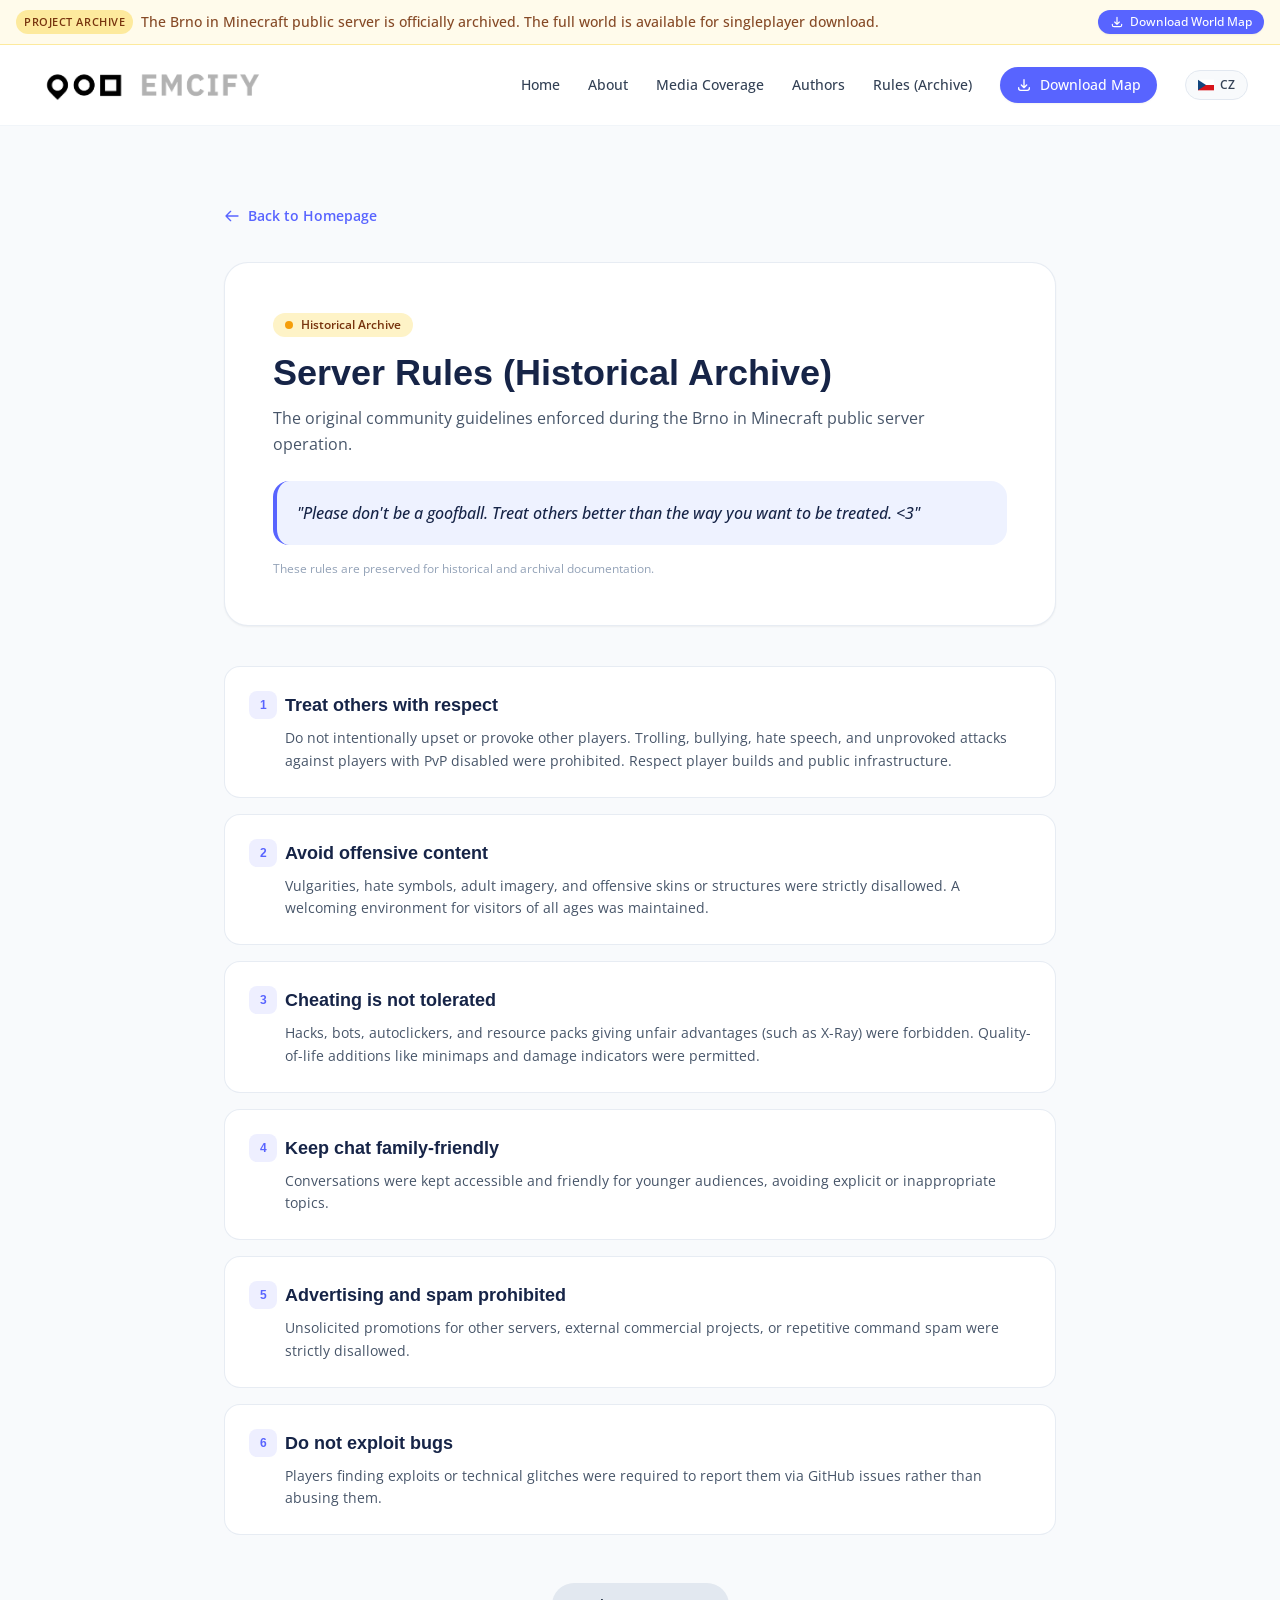
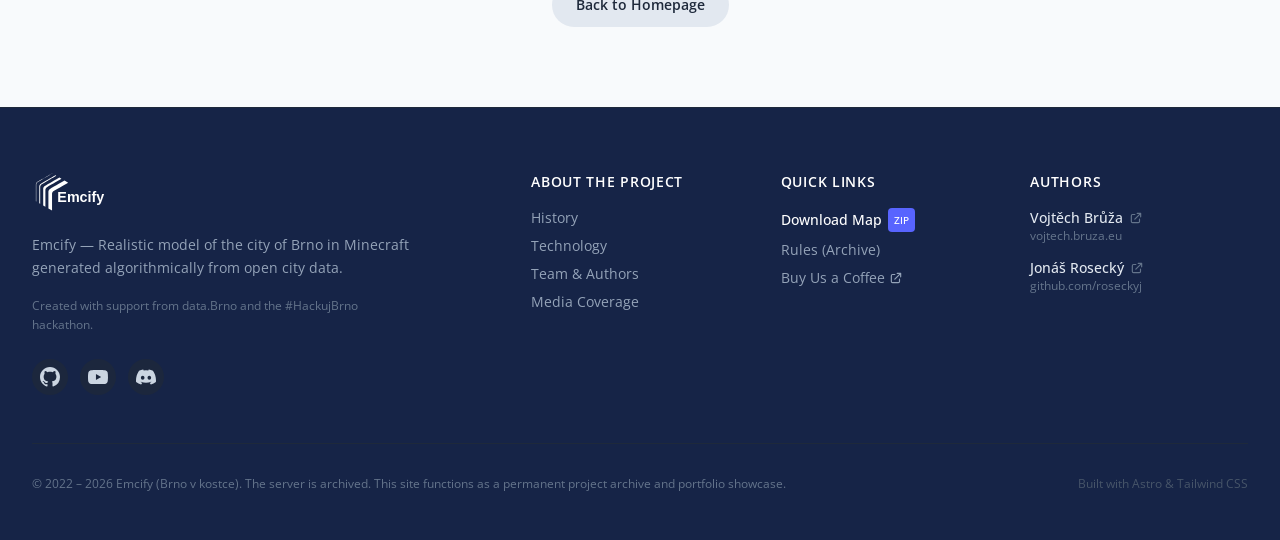
<file: en/rules/index.html>
<!DOCTYPE html><html lang="en" class="scroll-smooth"> <head><meta charset="utf-8"><meta name="viewport" content="width=device-width, initial-scale=1"><title>Server Rules (Historical Archive) — Emcify</title><meta name="description" content="The original community guidelines enforced during the Brno in Minecraft public server operation."><link rel="canonical" href="https://emcify.cz/en/rules/"><link rel="alternate" hreflang="cs" href="https://emcify.cz/cs/rules/"><link rel="alternate" hreflang="en" href="https://emcify.cz/en/rules/"><link rel="alternate" hreflang="x-default" href="https://emcify.cz/cs/"><!-- OpenGraph --><meta property="og:site_name" content="emcify.cz"><meta property="og:title" content="Server Rules (Historical Archive) — Emcify"><meta property="og:description" content="The original community guidelines enforced during the Brno in Minecraft public server operation."><meta property="og:url" content="https://emcify.cz/en/rules/"><meta property="og:locale" content="en_US"><meta property="og:type" content="website"><meta property="og:image" content="https://emcify.cz/og.png"><meta property="og:image:width" content="1200"><meta property="og:image:height" content="627"><!-- Twitter --><meta name="twitter:card" content="summary_large_image"><meta name="twitter:title" content="Server Rules (Historical Archive) — Emcify"><meta name="twitter:description" content="The original community guidelines enforced during the Brno in Minecraft public server operation."><meta name="twitter:image" content="https://emcify.cz/og.png"><!-- Favicons & Icons --><link rel="apple-touch-icon" sizes="180x180" href="/apple-touch-icon.png"><link rel="icon" type="image/svg+xml" href="/favicon.svg"><link rel="icon" type="image/png" sizes="32x32" href="/favicon-32x32.png"><link rel="icon" type="image/png" sizes="16x16" href="/favicon-16x16.png"><link rel="manifest" href="/site.webmanifest"><link rel="mask-icon" href="/safari-pinned-tab.svg" color="#6891c3"><meta name="msapplication-TileColor" content="#da532c"><meta name="theme-color" content="#6891c3"><!-- Google Fonts: Arimo (Headings) & Open Sans (Body) --><link rel="preconnect" href="https://fonts.googleapis.com"><link rel="preconnect" href="https://fonts.gstatic.com" crossorigin><link href="https://fonts.googleapis.com/css2?family=Arimo:wght@500;600;700;800&family=Open+Sans:ital,wght@0,400;0,500;0,600;0,700;1,400&display=swap" rel="stylesheet"><link rel="stylesheet" href="/_astro/index.IjGbd1tc.css"></head> <body class="bg-slate-50 text-slate-800 font-sans antialiased flex flex-col min-h-screen selection:bg-brand selection:text-white"> <div class="bg-amber-50 border-b border-amber-200/80 text-amber-950 py-2.5 px-4 text-xs sm:text-sm relative z-50"> <div class="max-w-7xl mx-auto flex flex-col sm:flex-row items-center justify-between gap-2 text-center sm:text-left"> <div class="flex items-center gap-2 flex-wrap justify-center sm:justify-start"> <span class="inline-flex items-center px-2 py-0.5 rounded-full text-[11px] font-semibold bg-amber-200/80 text-amber-900 uppercase tracking-wider"> Project Archive </span> <span class="font-medium text-amber-900/90"> The Brno in Minecraft public server is officially archived. The full world is available for singleplayer download. </span> </div> <a href="/en/map" class="inline-flex items-center gap-1.5 px-3 py-1 rounded-full bg-brand hover:bg-brand-600 text-white font-medium text-xs shadow-sm transition-colors whitespace-nowrap"> <svg class="w-3.5 h-3.5" fill="none" stroke="currentColor" viewBox="0 0 24 24"> <path stroke-linecap="round" stroke-linejoin="round" stroke-width="2" d="M4 16v1a3 3 0 003 3h10a3 3 0 003-3v-1m-4-4l-4 4m0 0l-4-4m4 4V4"></path> </svg> Download World Map </a> </div> </div> <header class="sticky top-0 z-40 w-full bg-white/90 backdrop-blur-md border-b border-slate-100 transition-all duration-200"> <div class="max-w-7xl mx-auto px-4 sm:px-6 lg:px-8"> <div class="flex items-center justify-between h-20"> <!-- Brand Logo --> <a href="/en/" class="flex items-center gap-3 group focus:outline-none focus:ring-2 focus:ring-brand rounded-lg p-1"> <img src="/assets/img/logo/logo-2.png" alt="Emcify Brno" class="h-10 sm:h-11 w-auto transition-transform duration-200 group-hover:scale-105"> </a> <!-- Desktop Navigation --> <nav class="hidden md:flex items-center gap-7"> <a href="/en/#top" class="text-slate-700 hover:text-brand font-medium text-sm transition-colors py-1 relative group"> Home <span class="absolute bottom-0 left-0 w-0 h-0.5 bg-brand-yellow rounded-full transition-all duration-200 group-hover:w-full"></span> </a> <a href="/en/#about" class="text-slate-700 hover:text-brand font-medium text-sm transition-colors py-1 relative group"> About <span class="absolute bottom-0 left-0 w-0 h-0.5 bg-brand-yellow rounded-full transition-all duration-200 group-hover:w-full"></span> </a> <a href="/en/#press" class="text-slate-700 hover:text-brand font-medium text-sm transition-colors py-1 relative group"> Media Coverage <span class="absolute bottom-0 left-0 w-0 h-0.5 bg-brand-yellow rounded-full transition-all duration-200 group-hover:w-full"></span> </a> <a href="/en/#team" class="text-slate-700 hover:text-brand font-medium text-sm transition-colors py-1 relative group"> Authors <span class="absolute bottom-0 left-0 w-0 h-0.5 bg-brand-yellow rounded-full transition-all duration-200 group-hover:w-full"></span> </a> <a href="/en/rules" class="text-slate-700 hover:text-brand font-medium text-sm transition-colors py-1 relative group"> Rules (Archive) <span class="absolute bottom-0 left-0 w-0 h-0.5 bg-brand-yellow rounded-full transition-all duration-200 group-hover:w-full"></span> </a> <!-- Map Download Pill Button --> <a href="/en/map" class="inline-flex items-center gap-2 px-4 py-2 rounded-full bg-brand text-white font-medium text-sm hover:bg-brand-600 shadow-sm hover:shadow transition-all duration-200"> <svg class="w-4 h-4" fill="none" stroke="currentColor" viewBox="0 0 24 24"> <path stroke-linecap="round" stroke-linejoin="round" stroke-width="2" d="M4 16v1a3 3 0 003 3h10a3 3 0 003-3v-1m-4-4l-4 4m0 0l-4-4m4 4V4"></path> </svg> Download Map </a> <!-- Language Switcher Pill --> <a href="/cs/rules/" class="flex items-center gap-1.5 px-3 py-1.5 rounded-full border border-slate-200 hover:border-brand/40 bg-slate-50 hover:bg-white text-xs font-semibold text-slate-700 hover:text-brand transition-all shadow-2xs" title="Přepnout do češtiny">  <svg class="w-4 h-3 rounded-2xs overflow-hidden shadow-2xs" viewBox="0 0 60 40"> <rect width="60" height="20" fill="#fff"></rect> <rect y="20" width="60" height="20" fill="#d7141a"></rect> <polygon points="0,0 30,20 0,40" fill="#11457e"></polygon> </svg> <span>CZ</span>  </a> </nav> <!-- Mobile Menu Toggle Button --> <div class="flex items-center gap-2 md:hidden"> <!-- Mobile Language Switcher --> <a href="/cs/rules/" class="flex items-center gap-1 px-2.5 py-1 rounded-full border border-slate-200 bg-slate-50 text-xs font-semibold text-slate-700"> CZ </a> <button id="mobile-menu-btn" type="button" class="p-2 rounded-lg text-slate-700 hover:bg-slate-100 focus:outline-none" aria-label="Toggle Navigation Menu"> <svg class="w-6 h-6" fill="none" stroke="currentColor" viewBox="0 0 24 24"> <path stroke-linecap="round" stroke-linejoin="round" stroke-width="2" d="M4 6h16M4 12h16M4 18h16"></path> </svg> </button> </div> </div> </div> <!-- Mobile Dropdown Menu --> <div id="mobile-menu" class="hidden md:hidden bg-white border-b border-slate-200 px-4 pt-3 pb-6 space-y-3"> <a href="/en/#top" class="block py-2 text-base font-medium text-slate-800 hover:text-brand border-b border-slate-100"> Home </a> <a href="/en/#about" class="block py-2 text-base font-medium text-slate-800 hover:text-brand border-b border-slate-100"> About </a> <a href="/en/#press" class="block py-2 text-base font-medium text-slate-800 hover:text-brand border-b border-slate-100"> Media Coverage </a> <a href="/en/#team" class="block py-2 text-base font-medium text-slate-800 hover:text-brand border-b border-slate-100"> Authors </a> <a href="/en/rules" class="block py-2 text-base font-medium text-slate-800 hover:text-brand border-b border-slate-100"> Rules (Archive) </a> <a href="/en/map" class="block text-center py-2.5 px-4 rounded-xl bg-brand text-white font-medium text-base shadow"> Download Map </a> </div> </header> <script type="module">const t=document.getElementById("mobile-menu-btn"),e=document.getElementById("mobile-menu");t&&e&&(t.addEventListener("click",()=>{e.classList.toggle("hidden")}),e.querySelectorAll("a").forEach(n=>{n.addEventListener("click",()=>{e.classList.add("hidden")})}));</script> <main class="flex-grow">  <div class="py-12 sm:py-20 bg-slate-50"> <div class="max-w-4xl mx-auto px-4 sm:px-6 lg:px-8"> <!-- Top Breadcrumb --> <div class="mb-8"> <a href="/en/" class="inline-flex items-center gap-2 text-sm font-semibold text-brand hover:text-brand-600 transition-colors"> <svg class="w-4 h-4" fill="none" stroke="currentColor" viewBox="0 0 24 24"> <path stroke-linecap="round" stroke-linejoin="round" stroke-width="2" d="M10 19l-7-7m0 0l7-7m-7 7h18"></path> </svg> Back to Homepage </a> </div> <!-- Main Header --> <div class="bg-white rounded-3xl p-8 sm:p-12 border border-slate-200/80 shadow-sm mb-10"> <div class="inline-flex items-center gap-2 px-3 py-1 rounded-full text-xs font-semibold bg-amber-100 text-amber-900 mb-4"> <span class="w-2 h-2 rounded-full bg-amber-500"></span>
Historical Archive
</div> <h1 class="text-3xl sm:text-4xl font-bold font-heading text-brand-dark mb-3"> Server Rules (Historical Archive) </h1> <p class="text-slate-600 text-base leading-relaxed mb-6"> The original community guidelines enforced during the Brno in Minecraft public server operation. </p> <!-- Motto Quote Callout --> <div class="p-4 sm:p-5 rounded-2xl bg-brand-50 border-l-4 border-brand text-brand-dark font-medium text-sm sm:text-base italic">
"Please don&#39;t be a goofball. Treat others better than the way you want to be treated. &lt;3"
</div> <p class="text-xs text-slate-400 mt-4"> These rules are preserved for historical and archival documentation. </p> </div> <!-- Rules List --> <div class="space-y-4 mb-12"> <div class="bg-white rounded-2xl p-6 border border-slate-200/80 shadow-2xs"> <h2 class="text-lg font-bold font-heading text-brand-dark mb-2 flex items-center gap-2"> <span class="w-7 h-7 rounded-lg bg-brand/10 text-brand font-bold text-xs flex items-center justify-center shrink-0"> 1 </span> Treat others with respect </h2> <p class="text-slate-600 text-sm leading-relaxed pl-9"> Do not intentionally upset or provoke other players. Trolling, bullying, hate speech, and unprovoked attacks against players with PvP disabled were prohibited. Respect player builds and public infrastructure. </p> </div><div class="bg-white rounded-2xl p-6 border border-slate-200/80 shadow-2xs"> <h2 class="text-lg font-bold font-heading text-brand-dark mb-2 flex items-center gap-2"> <span class="w-7 h-7 rounded-lg bg-brand/10 text-brand font-bold text-xs flex items-center justify-center shrink-0"> 2 </span> Avoid offensive content </h2> <p class="text-slate-600 text-sm leading-relaxed pl-9"> Vulgarities, hate symbols, adult imagery, and offensive skins or structures were strictly disallowed. A welcoming environment for visitors of all ages was maintained. </p> </div><div class="bg-white rounded-2xl p-6 border border-slate-200/80 shadow-2xs"> <h2 class="text-lg font-bold font-heading text-brand-dark mb-2 flex items-center gap-2"> <span class="w-7 h-7 rounded-lg bg-brand/10 text-brand font-bold text-xs flex items-center justify-center shrink-0"> 3 </span> Cheating is not tolerated </h2> <p class="text-slate-600 text-sm leading-relaxed pl-9"> Hacks, bots, autoclickers, and resource packs giving unfair advantages (such as X-Ray) were forbidden. Quality-of-life additions like minimaps and damage indicators were permitted. </p> </div><div class="bg-white rounded-2xl p-6 border border-slate-200/80 shadow-2xs"> <h2 class="text-lg font-bold font-heading text-brand-dark mb-2 flex items-center gap-2"> <span class="w-7 h-7 rounded-lg bg-brand/10 text-brand font-bold text-xs flex items-center justify-center shrink-0"> 4 </span> Keep chat family-friendly </h2> <p class="text-slate-600 text-sm leading-relaxed pl-9"> Conversations were kept accessible and friendly for younger audiences, avoiding explicit or inappropriate topics. </p> </div><div class="bg-white rounded-2xl p-6 border border-slate-200/80 shadow-2xs"> <h2 class="text-lg font-bold font-heading text-brand-dark mb-2 flex items-center gap-2"> <span class="w-7 h-7 rounded-lg bg-brand/10 text-brand font-bold text-xs flex items-center justify-center shrink-0"> 5 </span> Advertising and spam prohibited </h2> <p class="text-slate-600 text-sm leading-relaxed pl-9"> Unsolicited promotions for other servers, external commercial projects, or repetitive command spam were strictly disallowed. </p> </div><div class="bg-white rounded-2xl p-6 border border-slate-200/80 shadow-2xs"> <h2 class="text-lg font-bold font-heading text-brand-dark mb-2 flex items-center gap-2"> <span class="w-7 h-7 rounded-lg bg-brand/10 text-brand font-bold text-xs flex items-center justify-center shrink-0"> 6 </span> Do not exploit bugs </h2> <p class="text-slate-600 text-sm leading-relaxed pl-9"> Players finding exploits or technical glitches were required to report them via GitHub issues rather than abusing them. </p> </div> </div> <!-- Bottom Navigation --> <div class="text-center"> <a href="/en/" class="inline-flex items-center gap-2 px-6 py-3 rounded-full bg-slate-200 hover:bg-slate-300 text-slate-800 font-semibold text-sm transition-colors"> Back to Homepage </a> </div> </div> </div>  </main> <footer class="bg-brand-dark text-slate-300 pt-16 pb-12 border-t border-slate-800"> <div class="max-w-7xl mx-auto px-4 sm:px-6 lg:px-8"> <div class="grid grid-cols-1 md:grid-cols-2 lg:grid-cols-5 gap-10 lg:gap-8 pb-12 border-b border-slate-800"> <!-- Brand & Mission Column --> <div class="lg:col-span-2 space-y-4"> <a href="/en/" class="inline-block"> <img src="/assets/img/logo/logo.svg" alt="Emcify" class="h-10 w-auto brightness-0 invert"> </a> <p class="text-slate-400 text-sm leading-relaxed max-w-sm"> Emcify — Realistic model of the city of Brno in Minecraft generated algorithmically from open city data. </p> <p class="text-xs text-slate-500 leading-relaxed max-w-sm"> Created with support from data.Brno and the #HackujBrno hackathon. </p> <!-- Social Icons --> <div class="flex items-center gap-3 pt-2"> <!-- GitHub --> <a href="https://github.com/emcify" target="_blank" rel="noopener noreferrer" class="w-9 h-9 rounded-full bg-slate-800/80 hover:bg-brand text-slate-300 hover:text-white flex items-center justify-center transition-colors" title="GitHub"> <svg class="w-5 h-5 fill-current" viewBox="0 0 24 24"> <path d="M12 0C5.37 0 0 5.37 0 12c0 5.31 3.435 9.795 8.205 11.385.6.105.825-.255.825-.57 0-.285-.015-1.23-.015-2.235-3.015.555-3.795-.735-4.035-1.41-.135-.345-.72-1.41-1.23-1.695-.42-.225-1.02-.78-.015-.795.945-.015 1.62.87 1.845 1.23 1.08 1.815 2.805 1.305 3.495.99.105-.78.42-1.305.765-1.605-2.67-.3-5.46-1.335-5.46-5.925 0-1.305.465-2.385 1.23-3.225-.12-.3-.54-1.53.12-3.18 0 0 1.005-.315 3.3 1.23.96-.27 1.98-.405 3-.405s2.04.135 3 .405c2.295-1.56 3.3-1.23 3.3-1.23.66 1.65.24 2.88.12 3.18.765.84 1.23 1.905 1.23 3.225 0 4.605-2.805 5.625-5.475 5.925.435.375.81 1.095.81 2.22 0 1.605-.015 2.895-.015 3.3 0 .315.225.69.825.57A12.02 12.02 0 0024 12c0-6.63-5.37-12-12-12z"></path> </svg> </a> <!-- YouTube --> <a href="https://youtube.com/@emcifycz" target="_blank" rel="noopener noreferrer" class="w-9 h-9 rounded-full bg-slate-800/80 hover:bg-red-600 text-slate-300 hover:text-white flex items-center justify-center transition-colors" title="YouTube"> <svg class="w-5 h-5 fill-current" viewBox="0 0 24 24"> <path d="M23.498 6.186a3.016 3.016 0 0 0-2.122-2.136C19.505 3.545 12 3.545 12 3.545s-7.505 0-9.377.505A3.017 3.017 0 0 0 .502 6.186C0 8.07 0 12 0 12s0 3.93.502 5.814a3.016 3.016 0 0 0 2.122 2.136c1.871.505 9.376.505 9.376.505s7.505 0 9.377-.505a3.015 3.015 0 0 0 2.122-2.136C24 15.93 24 12 24 12s0-3.93-.502-5.814zM9.545 15.568V8.432L15.818 12l-6.273 3.568z"></path> </svg> </a> <!-- Discord --> <a href="https://discord.gg/VRG4UC7Wu5" target="_blank" rel="noopener noreferrer" class="w-9 h-9 rounded-full bg-slate-800/80 hover:bg-[#5865F2] text-slate-300 hover:text-white flex items-center justify-center transition-colors" title="Discord"> <svg class="w-5 h-5 fill-current" viewBox="0 0 24 24"> <path d="M20.317 4.37a19.791 19.791 0 0 0-4.885-1.515.074.074 0 0 0-.079.037c-.21.375-.444.864-.608 1.25a18.27 18.27 0 0 0-5.487 0 12.64 12.64 0 0 0-.617-1.25.077.077 0 0 0-.079-.037A19.736 19.736 0 0 0 3.677 4.37a.07.07 0 0 0-.032.027C.533 9.046-.32 13.58.099 18.057a.082.082 0 0 0 .031.057 19.9 19.9 0 0 0 5.993 3.03.078.078 0 0 0 .084-.028c.462-.63.874-1.295 1.226-1.994.021-.041.001-.09-.041-.106a13.107 13.107 0 0 1-1.872-.892.077.077 0 0 1-.008-.128 10.2 10.2 0 0 0 .372-.292.074.074 0 0 1 .077-.01c3.929 1.793 8.18 1.793 12.061 0a.074.074 0 0 1 .078.01c.12.098.246.198.373.292a.077.077 0 0 1-.006.127 12.299 12.299 0 0 1-1.873.893.077.077 0 0 0-.041.107c.36.698.772 1.362 1.225 1.993a.076.076 0 0 0 .084.028 19.839 19.839 0 0 0 6.002-3.03.077.077 0 0 0 .032-.054c.5-5.177-.838-9.674-3.549-13.66a.061.061 0 0 0-.031-.028zM8.02 15.33c-1.183 0-2.157-1.085-2.157-2.419 0-1.333.956-2.419 2.157-2.419 1.21 0 2.176 1.096 2.157 2.42 0 1.333-.956 2.418-2.157 2.418zm7.975 0c-1.183 0-2.157-1.085-2.157-2.419 0-1.333.955-2.419 2.157-2.419 1.21 0 2.176 1.096 2.157 2.42 0 1.333-.946 2.418-2.157 2.418z"></path> </svg> </a> </div> </div> <!-- Links: About / Project --> <div> <h4 class="text-white font-semibold text-sm uppercase tracking-wider mb-4"> About the Project </h4> <ul class="space-y-2 text-sm text-slate-400"> <li> <a href="/en/#about" class="hover:text-white transition-colors">History</a> </li> <li> <a href="/en/#tech" class="hover:text-white transition-colors">Technology</a> </li> <li> <a href="/en/#team" class="hover:text-white transition-colors">Team &amp; Authors</a> </li> <li> <a href="/en/#press" class="hover:text-white transition-colors">Media Coverage</a> </li> </ul> </div> <!-- Links: Downloads & Archive --> <div> <h4 class="text-white font-semibold text-sm uppercase tracking-wider mb-4"> Quick Links </h4> <ul class="space-y-2 text-sm text-slate-400"> <li> <a href="/en/map" class="hover:text-brand-300 font-medium text-white transition-colors flex items-center gap-1.5"> <span>Download Map</span> <span class="px-1.5 py-0.5 rounded text-[10px] bg-brand text-white">ZIP</span> </a> </li> <li> <a href="/en/rules" class="hover:text-white transition-colors">Rules (Archive)</a> </li> <li> <a href="https://www.buymeacoffee.com/emcify" target="_blank" rel="noopener noreferrer" class="hover:text-amber-300 transition-colors flex items-center gap-1"> <span>Buy Us a Coffee</span> <svg class="w-3.5 h-3.5" fill="none" stroke="currentColor" viewBox="0 0 24 24"><path stroke-linecap="round" stroke-linejoin="round" stroke-width="2" d="M10 6H6a2 2 0 00-2 2v10a2 2 0 002 2h10a2 2 0 002-2v-4M14 4h6m0 0v6m0-6L10 14"></path></svg> </a> </li> </ul> </div> <!-- Links: Authors & Portfolio --> <div> <h4 class="text-white font-semibold text-sm uppercase tracking-wider mb-4"> Authors </h4> <ul class="space-y-2.5 text-sm text-slate-400"> <li> <a href="https://vojtech.bruza.eu" target="_blank" rel="noopener noreferrer" class="hover:text-brand-300 transition-colors flex items-center gap-1.5 font-medium text-slate-200"> <span>Vojtěch Brůža</span> <svg class="w-3.5 h-3.5 text-slate-500" fill="none" stroke="currentColor" viewBox="0 0 24 24"><path stroke-linecap="round" stroke-linejoin="round" stroke-width="2" d="M10 6H6a2 2 0 00-2 2v10a2 2 0 002 2h10a2 2 0 002-2v-4M14 4h6m0 0v6m0-6L10 14"></path></svg> </a> <span class="text-xs text-slate-500 block">vojtech.bruza.eu</span> </li> <li class="pt-1"> <a href="https://github.com/roseckyj" target="_blank" rel="noopener noreferrer" class="hover:text-brand-300 transition-colors flex items-center gap-1.5 font-medium text-slate-200"> <span>Jonáš Rosecký</span> <svg class="w-3.5 h-3.5 text-slate-500" fill="none" stroke="currentColor" viewBox="0 0 24 24"><path stroke-linecap="round" stroke-linejoin="round" stroke-width="2" d="M10 6H6a2 2 0 00-2 2v10a2 2 0 002 2h10a2 2 0 002-2v-4M14 4h6m0 0v6m0-6L10 14"></path></svg> </a> <span class="text-xs text-slate-500 block">github.com/roseckyj</span> </li> </ul> </div> </div> <!-- Bottom Disclaimer & Copyright --> <div class="pt-8 flex flex-col sm:flex-row items-center justify-between gap-4 text-xs text-slate-500"> <p>
&copy; 2022 &ndash; 2026 Emcify (Brno v kostce). The server is archived. This site functions as a permanent project archive and portfolio showcase. </p> <p class="text-slate-600">
Built with Astro &amp; Tailwind CSS
</p> </div> </div> </footer> </body></html>
</file>
<file: _astro/index.IjGbd1tc.css>
*,:before,:after{--tw-border-spacing-x: 0;--tw-border-spacing-y: 0;--tw-translate-x: 0;--tw-translate-y: 0;--tw-rotate: 0;--tw-skew-x: 0;--tw-skew-y: 0;--tw-scale-x: 1;--tw-scale-y: 1;--tw-pan-x: ;--tw-pan-y: ;--tw-pinch-zoom: ;--tw-scroll-snap-strictness: proximity;--tw-gradient-from-position: ;--tw-gradient-via-position: ;--tw-gradient-to-position: ;--tw-ordinal: ;--tw-slashed-zero: ;--tw-numeric-figure: ;--tw-numeric-spacing: ;--tw-numeric-fraction: ;--tw-ring-inset: ;--tw-ring-offset-width: 0px;--tw-ring-offset-color: #fff;--tw-ring-color: rgb(59 130 246 / .5);--tw-ring-offset-shadow: 0 0 #0000;--tw-ring-shadow: 0 0 #0000;--tw-shadow: 0 0 #0000;--tw-shadow-colored: 0 0 #0000;--tw-blur: ;--tw-brightness: ;--tw-contrast: ;--tw-grayscale: ;--tw-hue-rotate: ;--tw-invert: ;--tw-saturate: ;--tw-sepia: ;--tw-drop-shadow: ;--tw-backdrop-blur: ;--tw-backdrop-brightness: ;--tw-backdrop-contrast: ;--tw-backdrop-grayscale: ;--tw-backdrop-hue-rotate: ;--tw-backdrop-invert: ;--tw-backdrop-opacity: ;--tw-backdrop-saturate: ;--tw-backdrop-sepia: ;--tw-contain-size: ;--tw-contain-layout: ;--tw-contain-paint: ;--tw-contain-style: }::backdrop{--tw-border-spacing-x: 0;--tw-border-spacing-y: 0;--tw-translate-x: 0;--tw-translate-y: 0;--tw-rotate: 0;--tw-skew-x: 0;--tw-skew-y: 0;--tw-scale-x: 1;--tw-scale-y: 1;--tw-pan-x: ;--tw-pan-y: ;--tw-pinch-zoom: ;--tw-scroll-snap-strictness: proximity;--tw-gradient-from-position: ;--tw-gradient-via-position: ;--tw-gradient-to-position: ;--tw-ordinal: ;--tw-slashed-zero: ;--tw-numeric-figure: ;--tw-numeric-spacing: ;--tw-numeric-fraction: ;--tw-ring-inset: ;--tw-ring-offset-width: 0px;--tw-ring-offset-color: #fff;--tw-ring-color: rgb(59 130 246 / .5);--tw-ring-offset-shadow: 0 0 #0000;--tw-ring-shadow: 0 0 #0000;--tw-shadow: 0 0 #0000;--tw-shadow-colored: 0 0 #0000;--tw-blur: ;--tw-brightness: ;--tw-contrast: ;--tw-grayscale: ;--tw-hue-rotate: ;--tw-invert: ;--tw-saturate: ;--tw-sepia: ;--tw-drop-shadow: ;--tw-backdrop-blur: ;--tw-backdrop-brightness: ;--tw-backdrop-contrast: ;--tw-backdrop-grayscale: ;--tw-backdrop-hue-rotate: ;--tw-backdrop-invert: ;--tw-backdrop-opacity: ;--tw-backdrop-saturate: ;--tw-backdrop-sepia: ;--tw-contain-size: ;--tw-contain-layout: ;--tw-contain-paint: ;--tw-contain-style: }*,:before,:after{box-sizing:border-box;border-width:0;border-style:solid;border-color:#e5e7eb}:before,:after{--tw-content: ""}html,:host{line-height:1.5;-webkit-text-size-adjust:100%;-moz-tab-size:4;-o-tab-size:4;tab-size:4;font-family:Open Sans,sans-serif;font-feature-settings:normal;font-variation-settings:normal;-webkit-tap-highlight-color:transparent}body{margin:0;line-height:inherit}hr{height:0;color:inherit;border-top-width:1px}abbr:where([title]){-webkit-text-decoration:underline dotted;text-decoration:underline dotted}h1,h2,h3,h4,h5,h6{font-size:inherit;font-weight:inherit}a{color:inherit;text-decoration:inherit}b,strong{font-weight:bolder}code,kbd,samp,pre{font-family:ui-monospace,SFMono-Regular,Menlo,Monaco,Consolas,Liberation Mono,Courier New,monospace;font-feature-settings:normal;font-variation-settings:normal;font-size:1em}small{font-size:80%}sub,sup{font-size:75%;line-height:0;position:relative;vertical-align:baseline}sub{bottom:-.25em}sup{top:-.5em}table{text-indent:0;border-color:inherit;border-collapse:collapse}button,input,optgroup,select,textarea{font-family:inherit;font-feature-settings:inherit;font-variation-settings:inherit;font-size:100%;font-weight:inherit;line-height:inherit;letter-spacing:inherit;color:inherit;margin:0;padding:0}button,select{text-transform:none}button,input:where([type=button]),input:where([type=reset]),input:where([type=submit]){-webkit-appearance:button;background-color:transparent;background-image:none}:-moz-focusring{outline:auto}:-moz-ui-invalid{box-shadow:none}progress{vertical-align:baseline}::-webkit-inner-spin-button,::-webkit-outer-spin-button{height:auto}[type=search]{-webkit-appearance:textfield;outline-offset:-2px}::-webkit-search-decoration{-webkit-appearance:none}::-webkit-file-upload-button{-webkit-appearance:button;font:inherit}summary{display:list-item}blockquote,dl,dd,h1,h2,h3,h4,h5,h6,hr,figure,p,pre{margin:0}fieldset{margin:0;padding:0}legend{padding:0}ol,ul,menu{list-style:none;margin:0;padding:0}dialog{padding:0}textarea{resize:vertical}input::-moz-placeholder,textarea::-moz-placeholder{opacity:1;color:#9ca3af}input::placeholder,textarea::placeholder{opacity:1;color:#9ca3af}button,[role=button]{cursor:pointer}:disabled{cursor:default}img,svg,video,canvas,audio,iframe,embed,object{display:block;vertical-align:middle}img,video{max-width:100%;height:auto}[hidden]:where(:not([hidden=until-found])){display:none}.fixed{position:fixed}.absolute{position:absolute}.relative{position:relative}.sticky{position:sticky}.-inset-4{inset:-1rem}.inset-0{inset:0}.bottom-0{bottom:0}.bottom-1{bottom:.25rem}.left-0{left:0}.left-1\.5{left:.375rem}.left-1\/2{left:50%}.right-0{right:0}.right-4{right:1rem}.top-0{top:0}.top-1\/2{top:50%}.top-4{top:1rem}.-z-0{z-index:0}.-z-10{z-index:-10}.z-0{z-index:0}.z-10{z-index:10}.z-40{z-index:40}.z-50{z-index:50}.m-auto{margin:auto}.mx-auto{margin-left:auto;margin-right:auto}.mb-1{margin-bottom:.25rem}.mb-10{margin-bottom:2.5rem}.mb-12{margin-bottom:3rem}.mb-14{margin-bottom:3.5rem}.mb-16{margin-bottom:4rem}.mb-2{margin-bottom:.5rem}.mb-3{margin-bottom:.75rem}.mb-4{margin-bottom:1rem}.mb-5{margin-bottom:1.25rem}.mb-6{margin-bottom:1.5rem}.mb-8{margin-bottom:2rem}.mr-1{margin-right:.25rem}.mt-1{margin-top:.25rem}.mt-2{margin-top:.5rem}.mt-4{margin-top:1rem}.block{display:block}.inline-block{display:inline-block}.flex{display:flex}.inline-flex{display:inline-flex}.grid{display:grid}.hidden{display:none}.aspect-video{aspect-ratio:16 / 9}.h-0\.5{height:.125rem}.h-10{height:2.5rem}.h-12{height:3rem}.h-14{height:3.5rem}.h-16{height:4rem}.h-2{height:.5rem}.h-20{height:5rem}.h-24{height:6rem}.h-3{height:.75rem}.h-3\.5{height:.875rem}.h-4{height:1rem}.h-5{height:1.25rem}.h-6{height:1.5rem}.h-7{height:1.75rem}.h-8{height:2rem}.h-9{height:2.25rem}.h-96{height:24rem}.h-auto{height:auto}.h-full{height:100%}.max-h-\[80vh\]{max-height:80vh}.max-h-\[90vh\]{max-height:90vh}.min-h-screen{min-height:100vh}.w-0{width:0px}.w-10{width:2.5rem}.w-12{width:3rem}.w-14{width:3.5rem}.w-16{width:4rem}.w-2{width:.5rem}.w-24{width:6rem}.w-3\.5{width:.875rem}.w-4{width:1rem}.w-5{width:1.25rem}.w-6{width:1.5rem}.w-7{width:1.75rem}.w-8{width:2rem}.w-9{width:2.25rem}.w-96{width:24rem}.w-auto{width:auto}.w-full{width:100%}.max-w-2xl{max-width:42rem}.max-w-3xl{max-width:48rem}.max-w-4xl{max-width:56rem}.max-w-5xl{max-width:64rem}.max-w-7xl{max-width:80rem}.max-w-md{max-width:28rem}.max-w-sm{max-width:24rem}.shrink-0{flex-shrink:0}.flex-grow{flex-grow:1}.-translate-x-1\/2{--tw-translate-x: -50%;transform:translate(var(--tw-translate-x),var(--tw-translate-y)) rotate(var(--tw-rotate)) skew(var(--tw-skew-x)) skewY(var(--tw-skew-y)) scaleX(var(--tw-scale-x)) scaleY(var(--tw-scale-y))}.-translate-y-1\/2{--tw-translate-y: -50%;transform:translate(var(--tw-translate-x),var(--tw-translate-y)) rotate(var(--tw-rotate)) skew(var(--tw-skew-x)) skewY(var(--tw-skew-y)) scaleX(var(--tw-scale-x)) scaleY(var(--tw-scale-y))}.transform{transform:translate(var(--tw-translate-x),var(--tw-translate-y)) rotate(var(--tw-rotate)) skew(var(--tw-skew-x)) skewY(var(--tw-skew-y)) scaleX(var(--tw-scale-x)) scaleY(var(--tw-scale-y))}@keyframes pulse{50%{opacity:.5}}.animate-pulse{animation:pulse 2s cubic-bezier(.4,0,.6,1) infinite}.cursor-pointer{cursor:pointer}.select-all{-webkit-user-select:all;-moz-user-select:all;user-select:all}.grid-cols-1{grid-template-columns:repeat(1,minmax(0,1fr))}.grid-cols-2{grid-template-columns:repeat(2,minmax(0,1fr))}.flex-col{flex-direction:column}.flex-wrap{flex-wrap:wrap}.items-start{align-items:flex-start}.items-center{align-items:center}.justify-center{justify-content:center}.justify-between{justify-content:space-between}.gap-1{gap:.25rem}.gap-1\.5{gap:.375rem}.gap-10{gap:2.5rem}.gap-12{gap:3rem}.gap-2{gap:.5rem}.gap-2\.5{gap:.625rem}.gap-3{gap:.75rem}.gap-4{gap:1rem}.gap-5{gap:1.25rem}.gap-6{gap:1.5rem}.gap-7{gap:1.75rem}.gap-8{gap:2rem}.space-y-2>:not([hidden])~:not([hidden]){--tw-space-y-reverse: 0;margin-top:calc(.5rem * calc(1 - var(--tw-space-y-reverse)));margin-bottom:calc(.5rem * var(--tw-space-y-reverse))}.space-y-2\.5>:not([hidden])~:not([hidden]){--tw-space-y-reverse: 0;margin-top:calc(.625rem * calc(1 - var(--tw-space-y-reverse)));margin-bottom:calc(.625rem * var(--tw-space-y-reverse))}.space-y-3>:not([hidden])~:not([hidden]){--tw-space-y-reverse: 0;margin-top:calc(.75rem * calc(1 - var(--tw-space-y-reverse)));margin-bottom:calc(.75rem * var(--tw-space-y-reverse))}.space-y-4>:not([hidden])~:not([hidden]){--tw-space-y-reverse: 0;margin-top:calc(1rem * calc(1 - var(--tw-space-y-reverse)));margin-bottom:calc(1rem * var(--tw-space-y-reverse))}.space-y-6>:not([hidden])~:not([hidden]){--tw-space-y-reverse: 0;margin-top:calc(1.5rem * calc(1 - var(--tw-space-y-reverse)));margin-bottom:calc(1.5rem * var(--tw-space-y-reverse))}.space-y-8>:not([hidden])~:not([hidden]){--tw-space-y-reverse: 0;margin-top:calc(2rem * calc(1 - var(--tw-space-y-reverse)));margin-bottom:calc(2rem * var(--tw-space-y-reverse))}.overflow-hidden{overflow:hidden}.overflow-x-auto{overflow-x:auto}.scroll-smooth{scroll-behavior:smooth}.truncate{overflow:hidden;text-overflow:ellipsis;white-space:nowrap}.whitespace-nowrap{white-space:nowrap}.rounded{border-radius:.25rem}.rounded-2xl{border-radius:1rem}.rounded-3xl{border-radius:1.5rem}.rounded-full{border-radius:9999px}.rounded-lg{border-radius:.5rem}.rounded-xl{border-radius:.75rem}.rounded-bl-xl{border-bottom-left-radius:.75rem}.border{border-width:1px}.border-2{border-width:2px}.border-b{border-bottom-width:1px}.border-l-4{border-left-width:4px}.border-t{border-top-width:1px}.border-amber-200\/80{border-color:#fde68acc}.border-blue-200{--tw-border-opacity: 1;border-color:rgb(191 219 254 / var(--tw-border-opacity, 1))}.border-brand{--tw-border-opacity: 1;border-color:rgb(88 100 255 / var(--tw-border-opacity, 1))}.border-brand\/30{border-color:#5864ff4d}.border-brand\/40{border-color:#5864ff66}.border-purple-200{--tw-border-opacity: 1;border-color:rgb(233 213 255 / var(--tw-border-opacity, 1))}.border-slate-100{--tw-border-opacity: 1;border-color:rgb(241 245 249 / var(--tw-border-opacity, 1))}.border-slate-200{--tw-border-opacity: 1;border-color:rgb(226 232 240 / var(--tw-border-opacity, 1))}.border-slate-200\/70{border-color:#e2e8f0b3}.border-slate-200\/80{border-color:#e2e8f0cc}.border-slate-700{--tw-border-opacity: 1;border-color:rgb(51 65 85 / var(--tw-border-opacity, 1))}.border-slate-700\/60{border-color:#33415599}.border-slate-700\/80{border-color:#334155cc}.border-slate-800{--tw-border-opacity: 1;border-color:rgb(30 41 59 / var(--tw-border-opacity, 1))}.border-slate-800\/80{border-color:#1e293bcc}.border-white{--tw-border-opacity: 1;border-color:rgb(255 255 255 / var(--tw-border-opacity, 1))}.bg-\[\#5865F2\]{--tw-bg-opacity: 1;background-color:rgb(88 101 242 / var(--tw-bg-opacity, 1))}.bg-\[\#5865F2\]\/20{background-color:#5865f233}.bg-amber-100{--tw-bg-opacity: 1;background-color:rgb(254 243 199 / var(--tw-bg-opacity, 1))}.bg-amber-200\/80{background-color:#fde68acc}.bg-amber-400\/20{background-color:#fbbf2433}.bg-amber-50{--tw-bg-opacity: 1;background-color:rgb(255 251 235 / var(--tw-bg-opacity, 1))}.bg-amber-500{--tw-bg-opacity: 1;background-color:rgb(245 158 11 / var(--tw-bg-opacity, 1))}.bg-black\/60{background-color:#0009}.bg-blue-50{--tw-bg-opacity: 1;background-color:rgb(239 246 255 / var(--tw-bg-opacity, 1))}.bg-brand{--tw-bg-opacity: 1;background-color:rgb(88 100 255 / var(--tw-bg-opacity, 1))}.bg-brand-50{--tw-bg-opacity: 1;background-color:rgb(238 242 255 / var(--tw-bg-opacity, 1))}.bg-brand-dark{--tw-bg-opacity: 1;background-color:rgb(22 36 71 / var(--tw-bg-opacity, 1))}.bg-brand-yellow{--tw-bg-opacity: 1;background-color:rgb(253 212 70 / var(--tw-bg-opacity, 1))}.bg-brand\/0{background-color:#5864ff00}.bg-brand\/10{background-color:#5864ff1a}.bg-brand\/20{background-color:#5864ff33}.bg-purple-50{--tw-bg-opacity: 1;background-color:rgb(250 245 255 / var(--tw-bg-opacity, 1))}.bg-slate-100{--tw-bg-opacity: 1;background-color:rgb(241 245 249 / var(--tw-bg-opacity, 1))}.bg-slate-200{--tw-bg-opacity: 1;background-color:rgb(226 232 240 / var(--tw-bg-opacity, 1))}.bg-slate-50{--tw-bg-opacity: 1;background-color:rgb(248 250 252 / var(--tw-bg-opacity, 1))}.bg-slate-800{--tw-bg-opacity: 1;background-color:rgb(30 41 59 / var(--tw-bg-opacity, 1))}.bg-slate-800\/40{background-color:#1e293b66}.bg-slate-800\/50{background-color:#1e293b80}.bg-slate-800\/60{background-color:#1e293b99}.bg-slate-800\/80{background-color:#1e293bcc}.bg-slate-800\/90{background-color:#1e293be6}.bg-slate-900{--tw-bg-opacity: 1;background-color:rgb(15 23 42 / var(--tw-bg-opacity, 1))}.bg-slate-950{--tw-bg-opacity: 1;background-color:rgb(2 6 23 / var(--tw-bg-opacity, 1))}.bg-transparent{background-color:transparent}.bg-white{--tw-bg-opacity: 1;background-color:rgb(255 255 255 / var(--tw-bg-opacity, 1))}.bg-white\/90{background-color:#ffffffe6}.bg-gradient-to-b{background-image:linear-gradient(to bottom,var(--tw-gradient-stops))}.from-slate-900\/60{--tw-gradient-from: rgb(15 23 42 / .6) var(--tw-gradient-from-position);--tw-gradient-to: rgb(15 23 42 / 0) var(--tw-gradient-to-position);--tw-gradient-stops: var(--tw-gradient-from), var(--tw-gradient-to)}.via-slate-900\/80{--tw-gradient-to: rgb(15 23 42 / 0) var(--tw-gradient-to-position);--tw-gradient-stops: var(--tw-gradient-from), rgb(15 23 42 / .8) var(--tw-gradient-via-position), var(--tw-gradient-to)}.to-slate-950{--tw-gradient-to: #020617 var(--tw-gradient-to-position)}.fill-current{fill:currentColor}.object-contain{-o-object-fit:contain;object-fit:contain}.object-cover{-o-object-fit:cover;object-fit:cover}.object-top{-o-object-position:top;object-position:top}.p-1{padding:.25rem}.p-1\.5{padding:.375rem}.p-2{padding:.5rem}.p-3{padding:.75rem}.p-4{padding:1rem}.p-6{padding:1.5rem}.p-8{padding:2rem}.px-1\.5{padding-left:.375rem;padding-right:.375rem}.px-2{padding-left:.5rem;padding-right:.5rem}.px-2\.5{padding-left:.625rem;padding-right:.625rem}.px-3{padding-left:.75rem;padding-right:.75rem}.px-3\.5{padding-left:.875rem;padding-right:.875rem}.px-4{padding-left:1rem;padding-right:1rem}.px-6{padding-left:1.5rem;padding-right:1.5rem}.px-7{padding-left:1.75rem;padding-right:1.75rem}.px-8{padding-left:2rem;padding-right:2rem}.py-0\.5{padding-top:.125rem;padding-bottom:.125rem}.py-1{padding-top:.25rem;padding-bottom:.25rem}.py-1\.5{padding-top:.375rem;padding-bottom:.375rem}.py-12{padding-top:3rem;padding-bottom:3rem}.py-16{padding-top:4rem;padding-bottom:4rem}.py-2{padding-top:.5rem;padding-bottom:.5rem}.py-2\.5{padding-top:.625rem;padding-bottom:.625rem}.py-3{padding-top:.75rem;padding-bottom:.75rem}.py-3\.5{padding-top:.875rem;padding-bottom:.875rem}.pb-12{padding-bottom:3rem}.pb-20{padding-bottom:5rem}.pb-6{padding-bottom:1.5rem}.pl-9{padding-left:2.25rem}.pt-1{padding-top:.25rem}.pt-12{padding-top:3rem}.pt-16{padding-top:4rem}.pt-2{padding-top:.5rem}.pt-3{padding-top:.75rem}.pt-4{padding-top:1rem}.pt-6{padding-top:1.5rem}.pt-8{padding-top:2rem}.text-center{text-align:center}.font-heading{font-family:Arimo,sans-serif}.font-mono{font-family:ui-monospace,SFMono-Regular,Menlo,Monaco,Consolas,Liberation Mono,Courier New,monospace}.font-sans{font-family:Open Sans,sans-serif}.text-2xl{font-size:1.5rem;line-height:2rem}.text-3xl{font-size:1.875rem;line-height:2.25rem}.text-4xl{font-size:2.25rem;line-height:2.5rem}.text-\[10px\]{font-size:10px}.text-\[11px\]{font-size:11px}.text-\[32px\]{font-size:32px}.text-\[48px\]{font-size:48px}.text-\[64px\]{font-size:64px}.text-base{font-size:1rem;line-height:1.5rem}.text-lg{font-size:1.125rem;line-height:1.75rem}.text-sm{font-size:.875rem;line-height:1.25rem}.text-xl{font-size:1.25rem;line-height:1.75rem}.text-xs{font-size:.75rem;line-height:1rem}.font-bold{font-weight:700}.font-medium{font-weight:500}.font-normal{font-weight:400}.font-semibold{font-weight:600}.uppercase{text-transform:uppercase}.italic{font-style:italic}.leading-relaxed{line-height:1.625}.leading-snug{line-height:1.375}.leading-tight{line-height:1.25}.tracking-tight{letter-spacing:-.025em}.tracking-wider{letter-spacing:.05em}.text-\[\#5865F2\]{--tw-text-opacity: 1;color:rgb(88 101 242 / var(--tw-text-opacity, 1))}.text-amber-400{--tw-text-opacity: 1;color:rgb(251 191 36 / var(--tw-text-opacity, 1))}.text-amber-900{--tw-text-opacity: 1;color:rgb(120 53 15 / var(--tw-text-opacity, 1))}.text-amber-900\/90{color:#78350fe6}.text-amber-950{--tw-text-opacity: 1;color:rgb(69 26 3 / var(--tw-text-opacity, 1))}.text-blue-700{--tw-text-opacity: 1;color:rgb(29 78 216 / var(--tw-text-opacity, 1))}.text-brand{--tw-text-opacity: 1;color:rgb(88 100 255 / var(--tw-text-opacity, 1))}.text-brand-200{--tw-text-opacity: 1;color:rgb(199 210 254 / var(--tw-text-opacity, 1))}.text-brand-300{--tw-text-opacity: 1;color:rgb(165 180 252 / var(--tw-text-opacity, 1))}.text-brand-dark{--tw-text-opacity: 1;color:rgb(22 36 71 / var(--tw-text-opacity, 1))}.text-brand-muted{--tw-text-opacity: 1;color:rgb(91 101 126 / var(--tw-text-opacity, 1))}.text-purple-700{--tw-text-opacity: 1;color:rgb(126 34 206 / var(--tw-text-opacity, 1))}.text-slate-100{--tw-text-opacity: 1;color:rgb(241 245 249 / var(--tw-text-opacity, 1))}.text-slate-200{--tw-text-opacity: 1;color:rgb(226 232 240 / var(--tw-text-opacity, 1))}.text-slate-300{--tw-text-opacity: 1;color:rgb(203 213 225 / var(--tw-text-opacity, 1))}.text-slate-400{--tw-text-opacity: 1;color:rgb(148 163 184 / var(--tw-text-opacity, 1))}.text-slate-500{--tw-text-opacity: 1;color:rgb(100 116 139 / var(--tw-text-opacity, 1))}.text-slate-600{--tw-text-opacity: 1;color:rgb(71 85 105 / var(--tw-text-opacity, 1))}.text-slate-700{--tw-text-opacity: 1;color:rgb(51 65 85 / var(--tw-text-opacity, 1))}.text-slate-800{--tw-text-opacity: 1;color:rgb(30 41 59 / var(--tw-text-opacity, 1))}.text-slate-900{--tw-text-opacity: 1;color:rgb(15 23 42 / var(--tw-text-opacity, 1))}.text-slate-950{--tw-text-opacity: 1;color:rgb(2 6 23 / var(--tw-text-opacity, 1))}.text-white{--tw-text-opacity: 1;color:rgb(255 255 255 / var(--tw-text-opacity, 1))}.antialiased{-webkit-font-smoothing:antialiased;-moz-osx-font-smoothing:grayscale}.opacity-0{opacity:0}.opacity-35{opacity:.35}.shadow{--tw-shadow: 0 1px 3px 0 rgb(0 0 0 / .1), 0 1px 2px -1px rgb(0 0 0 / .1);--tw-shadow-colored: 0 1px 3px 0 var(--tw-shadow-color), 0 1px 2px -1px var(--tw-shadow-color);box-shadow:var(--tw-ring-offset-shadow, 0 0 #0000),var(--tw-ring-shadow, 0 0 #0000),var(--tw-shadow)}.shadow-2xl{--tw-shadow: 0 25px 50px -12px rgb(0 0 0 / .25);--tw-shadow-colored: 0 25px 50px -12px var(--tw-shadow-color);box-shadow:var(--tw-ring-offset-shadow, 0 0 #0000),var(--tw-ring-shadow, 0 0 #0000),var(--tw-shadow)}.shadow-lg{--tw-shadow: 0 10px 15px -3px rgb(0 0 0 / .1), 0 4px 6px -4px rgb(0 0 0 / .1);--tw-shadow-colored: 0 10px 15px -3px var(--tw-shadow-color), 0 4px 6px -4px var(--tw-shadow-color);box-shadow:var(--tw-ring-offset-shadow, 0 0 #0000),var(--tw-ring-shadow, 0 0 #0000),var(--tw-shadow)}.shadow-md{--tw-shadow: 0 4px 6px -1px rgb(0 0 0 / .1), 0 2px 4px -2px rgb(0 0 0 / .1);--tw-shadow-colored: 0 4px 6px -1px var(--tw-shadow-color), 0 2px 4px -2px var(--tw-shadow-color);box-shadow:var(--tw-ring-offset-shadow, 0 0 #0000),var(--tw-ring-shadow, 0 0 #0000),var(--tw-shadow)}.shadow-sm{--tw-shadow: 0 1px 2px 0 rgb(0 0 0 / .05);--tw-shadow-colored: 0 1px 2px 0 var(--tw-shadow-color);box-shadow:var(--tw-ring-offset-shadow, 0 0 #0000),var(--tw-ring-shadow, 0 0 #0000),var(--tw-shadow)}.shadow-brand\/20{--tw-shadow-color: rgb(88 100 255 / .2);--tw-shadow: var(--tw-shadow-colored)}.shadow-brand\/30{--tw-shadow-color: rgb(88 100 255 / .3);--tw-shadow: var(--tw-shadow-colored)}.ring-1{--tw-ring-offset-shadow: var(--tw-ring-inset) 0 0 0 var(--tw-ring-offset-width) var(--tw-ring-offset-color);--tw-ring-shadow: var(--tw-ring-inset) 0 0 0 calc(1px + var(--tw-ring-offset-width)) var(--tw-ring-color);box-shadow:var(--tw-ring-offset-shadow),var(--tw-ring-shadow),var(--tw-shadow, 0 0 #0000)}.ring-slate-200{--tw-ring-opacity: 1;--tw-ring-color: rgb(226 232 240 / var(--tw-ring-opacity, 1))}.blur-2xl{--tw-blur: blur(40px);filter:var(--tw-blur) var(--tw-brightness) var(--tw-contrast) var(--tw-grayscale) var(--tw-hue-rotate) var(--tw-invert) var(--tw-saturate) var(--tw-sepia) var(--tw-drop-shadow)}.blur-3xl{--tw-blur: blur(64px);filter:var(--tw-blur) var(--tw-brightness) var(--tw-contrast) var(--tw-grayscale) var(--tw-hue-rotate) var(--tw-invert) var(--tw-saturate) var(--tw-sepia) var(--tw-drop-shadow)}.brightness-0{--tw-brightness: brightness(0);filter:var(--tw-blur) var(--tw-brightness) var(--tw-contrast) var(--tw-grayscale) var(--tw-hue-rotate) var(--tw-invert) var(--tw-saturate) var(--tw-sepia) var(--tw-drop-shadow)}.brightness-95{--tw-brightness: brightness(.95);filter:var(--tw-blur) var(--tw-brightness) var(--tw-contrast) var(--tw-grayscale) var(--tw-hue-rotate) var(--tw-invert) var(--tw-saturate) var(--tw-sepia) var(--tw-drop-shadow)}.invert{--tw-invert: invert(100%);filter:var(--tw-blur) var(--tw-brightness) var(--tw-contrast) var(--tw-grayscale) var(--tw-hue-rotate) var(--tw-invert) var(--tw-saturate) var(--tw-sepia) var(--tw-drop-shadow)}.filter{filter:var(--tw-blur) var(--tw-brightness) var(--tw-contrast) var(--tw-grayscale) var(--tw-hue-rotate) var(--tw-invert) var(--tw-saturate) var(--tw-sepia) var(--tw-drop-shadow)}.backdrop-blur-md{--tw-backdrop-blur: blur(12px);backdrop-filter:var(--tw-backdrop-blur) var(--tw-backdrop-brightness) var(--tw-backdrop-contrast) var(--tw-backdrop-grayscale) var(--tw-backdrop-hue-rotate) var(--tw-backdrop-invert) var(--tw-backdrop-opacity) var(--tw-backdrop-saturate) var(--tw-backdrop-sepia)}.transition-all{transition-property:all;transition-timing-function:cubic-bezier(.4,0,.2,1);transition-duration:.15s}.transition-colors{transition-property:color,background-color,border-color,text-decoration-color,fill,stroke;transition-timing-function:cubic-bezier(.4,0,.2,1);transition-duration:.15s}.transition-opacity{transition-property:opacity;transition-timing-function:cubic-bezier(.4,0,.2,1);transition-duration:.15s}.transition-shadow{transition-property:box-shadow;transition-timing-function:cubic-bezier(.4,0,.2,1);transition-duration:.15s}.transition-transform{transition-property:transform;transition-timing-function:cubic-bezier(.4,0,.2,1);transition-duration:.15s}.duration-200{transition-duration:.2s}.duration-300{transition-duration:.3s}.duration-500{transition-duration:.5s}.selection\:bg-brand *::-moz-selection{--tw-bg-opacity: 1;background-color:rgb(88 100 255 / var(--tw-bg-opacity, 1))}.selection\:bg-brand *::selection{--tw-bg-opacity: 1;background-color:rgb(88 100 255 / var(--tw-bg-opacity, 1))}.selection\:text-white *::-moz-selection{--tw-text-opacity: 1;color:rgb(255 255 255 / var(--tw-text-opacity, 1))}.selection\:text-white *::selection{--tw-text-opacity: 1;color:rgb(255 255 255 / var(--tw-text-opacity, 1))}.selection\:bg-brand::-moz-selection{--tw-bg-opacity: 1;background-color:rgb(88 100 255 / var(--tw-bg-opacity, 1))}.selection\:bg-brand::selection{--tw-bg-opacity: 1;background-color:rgb(88 100 255 / var(--tw-bg-opacity, 1))}.selection\:text-white::-moz-selection{--tw-text-opacity: 1;color:rgb(255 255 255 / var(--tw-text-opacity, 1))}.selection\:text-white::selection{--tw-text-opacity: 1;color:rgb(255 255 255 / var(--tw-text-opacity, 1))}.backdrop\:bg-slate-950\/80::backdrop{background-color:#020617cc}.backdrop\:backdrop-blur-sm::backdrop{--tw-backdrop-blur: blur(4px);backdrop-filter:var(--tw-backdrop-blur) var(--tw-backdrop-brightness) var(--tw-backdrop-contrast) var(--tw-backdrop-grayscale) var(--tw-backdrop-hue-rotate) var(--tw-backdrop-invert) var(--tw-backdrop-opacity) var(--tw-backdrop-saturate) var(--tw-backdrop-sepia)}.hover\:-translate-y-0\.5:hover{--tw-translate-y: -.125rem;transform:translate(var(--tw-translate-x),var(--tw-translate-y)) rotate(var(--tw-rotate)) skew(var(--tw-skew-x)) skewY(var(--tw-skew-y)) scaleX(var(--tw-scale-x)) scaleY(var(--tw-scale-y))}.hover\:-translate-y-1:hover{--tw-translate-y: -.25rem;transform:translate(var(--tw-translate-x),var(--tw-translate-y)) rotate(var(--tw-rotate)) skew(var(--tw-skew-x)) skewY(var(--tw-skew-y)) scaleX(var(--tw-scale-x)) scaleY(var(--tw-scale-y))}.hover\:scale-\[1\.02\]:hover{--tw-scale-x: 1.02;--tw-scale-y: 1.02;transform:translate(var(--tw-translate-x),var(--tw-translate-y)) rotate(var(--tw-rotate)) skew(var(--tw-skew-x)) skewY(var(--tw-skew-y)) scaleX(var(--tw-scale-x)) scaleY(var(--tw-scale-y))}.hover\:border-\[\#5865F2\]\/50:hover{border-color:#5865f280}.hover\:border-amber-400\/50:hover{border-color:#fbbf2480}.hover\:border-brand:hover{--tw-border-opacity: 1;border-color:rgb(88 100 255 / var(--tw-border-opacity, 1))}.hover\:border-brand\/40:hover{border-color:#5864ff66}.hover\:bg-\[\#4752C4\]:hover{--tw-bg-opacity: 1;background-color:rgb(71 82 196 / var(--tw-bg-opacity, 1))}.hover\:bg-\[\#5865F2\]:hover{--tw-bg-opacity: 1;background-color:rgb(88 101 242 / var(--tw-bg-opacity, 1))}.hover\:bg-amber-600:hover{--tw-bg-opacity: 1;background-color:rgb(217 119 6 / var(--tw-bg-opacity, 1))}.hover\:bg-brand:hover{--tw-bg-opacity: 1;background-color:rgb(88 100 255 / var(--tw-bg-opacity, 1))}.hover\:bg-brand-600:hover{--tw-bg-opacity: 1;background-color:rgb(79 70 229 / var(--tw-bg-opacity, 1))}.hover\:bg-red-600:hover{--tw-bg-opacity: 1;background-color:rgb(220 38 38 / var(--tw-bg-opacity, 1))}.hover\:bg-slate-100:hover{--tw-bg-opacity: 1;background-color:rgb(241 245 249 / var(--tw-bg-opacity, 1))}.hover\:bg-slate-300:hover{--tw-bg-opacity: 1;background-color:rgb(203 213 225 / var(--tw-bg-opacity, 1))}.hover\:bg-slate-50\/80:hover{background-color:#f8fafccc}.hover\:bg-slate-700:hover{--tw-bg-opacity: 1;background-color:rgb(51 65 85 / var(--tw-bg-opacity, 1))}.hover\:bg-slate-700\/80:hover{background-color:#334155cc}.hover\:bg-slate-900:hover{--tw-bg-opacity: 1;background-color:rgb(15 23 42 / var(--tw-bg-opacity, 1))}.hover\:bg-white:hover{--tw-bg-opacity: 1;background-color:rgb(255 255 255 / var(--tw-bg-opacity, 1))}.hover\:text-amber-300:hover{--tw-text-opacity: 1;color:rgb(252 211 77 / var(--tw-text-opacity, 1))}.hover\:text-brand:hover{--tw-text-opacity: 1;color:rgb(88 100 255 / var(--tw-text-opacity, 1))}.hover\:text-brand-300:hover{--tw-text-opacity: 1;color:rgb(165 180 252 / var(--tw-text-opacity, 1))}.hover\:text-brand-600:hover{--tw-text-opacity: 1;color:rgb(79 70 229 / var(--tw-text-opacity, 1))}.hover\:text-white:hover{--tw-text-opacity: 1;color:rgb(255 255 255 / var(--tw-text-opacity, 1))}.hover\:shadow:hover{--tw-shadow: 0 1px 3px 0 rgb(0 0 0 / .1), 0 1px 2px -1px rgb(0 0 0 / .1);--tw-shadow-colored: 0 1px 3px 0 var(--tw-shadow-color), 0 1px 2px -1px var(--tw-shadow-color);box-shadow:var(--tw-ring-offset-shadow, 0 0 #0000),var(--tw-ring-shadow, 0 0 #0000),var(--tw-shadow)}.hover\:shadow-lg:hover{--tw-shadow: 0 10px 15px -3px rgb(0 0 0 / .1), 0 4px 6px -4px rgb(0 0 0 / .1);--tw-shadow-colored: 0 10px 15px -3px var(--tw-shadow-color), 0 4px 6px -4px var(--tw-shadow-color);box-shadow:var(--tw-ring-offset-shadow, 0 0 #0000),var(--tw-ring-shadow, 0 0 #0000),var(--tw-shadow)}.hover\:shadow-md:hover{--tw-shadow: 0 4px 6px -1px rgb(0 0 0 / .1), 0 2px 4px -2px rgb(0 0 0 / .1);--tw-shadow-colored: 0 4px 6px -1px var(--tw-shadow-color), 0 2px 4px -2px var(--tw-shadow-color);box-shadow:var(--tw-ring-offset-shadow, 0 0 #0000),var(--tw-ring-shadow, 0 0 #0000),var(--tw-shadow)}.hover\:shadow-sm:hover{--tw-shadow: 0 1px 2px 0 rgb(0 0 0 / .05);--tw-shadow-colored: 0 1px 2px 0 var(--tw-shadow-color);box-shadow:var(--tw-ring-offset-shadow, 0 0 #0000),var(--tw-ring-shadow, 0 0 #0000),var(--tw-shadow)}.focus\:outline-none:focus{outline:2px solid transparent;outline-offset:2px}.focus\:ring-2:focus{--tw-ring-offset-shadow: var(--tw-ring-inset) 0 0 0 var(--tw-ring-offset-width) var(--tw-ring-offset-color);--tw-ring-shadow: var(--tw-ring-inset) 0 0 0 calc(2px + var(--tw-ring-offset-width)) var(--tw-ring-color);box-shadow:var(--tw-ring-offset-shadow),var(--tw-ring-shadow),var(--tw-shadow, 0 0 #0000)}.focus\:ring-brand:focus{--tw-ring-opacity: 1;--tw-ring-color: rgb(88 100 255 / var(--tw-ring-opacity, 1))}.group:hover .group-hover\:w-full{width:100%}.group:hover .group-hover\:translate-x-0\.5{--tw-translate-x: .125rem;transform:translate(var(--tw-translate-x),var(--tw-translate-y)) rotate(var(--tw-rotate)) skew(var(--tw-skew-x)) skewY(var(--tw-skew-y)) scaleX(var(--tw-scale-x)) scaleY(var(--tw-scale-y))}.group:hover .group-hover\:scale-105{--tw-scale-x: 1.05;--tw-scale-y: 1.05;transform:translate(var(--tw-translate-x),var(--tw-translate-y)) rotate(var(--tw-rotate)) skew(var(--tw-skew-x)) skewY(var(--tw-skew-y)) scaleX(var(--tw-scale-x)) scaleY(var(--tw-scale-y))}.group:hover .group-hover\:bg-brand-50{--tw-bg-opacity: 1;background-color:rgb(238 242 255 / var(--tw-bg-opacity, 1))}.group:hover .group-hover\:bg-brand\/20{background-color:#5864ff33}.group:hover .group-hover\:text-brand{--tw-text-opacity: 1;color:rgb(88 100 255 / var(--tw-text-opacity, 1))}.group:hover .group-hover\:opacity-100{opacity:1}@media(min-width:640px){.sm\:block{display:block}.sm\:h-11{height:2.75rem}.sm\:w-auto{width:auto}.sm\:grid-cols-2{grid-template-columns:repeat(2,minmax(0,1fr))}.sm\:grid-cols-3{grid-template-columns:repeat(3,minmax(0,1fr))}.sm\:grid-cols-4{grid-template-columns:repeat(4,minmax(0,1fr))}.sm\:flex-row{flex-direction:row}.sm\:items-center{align-items:center}.sm\:justify-start{justify-content:flex-start}.sm\:gap-6{gap:1.5rem}.sm\:p-12{padding:3rem}.sm\:p-5{padding:1.25rem}.sm\:p-8{padding:2rem}.sm\:px-6{padding-left:1.5rem;padding-right:1.5rem}.sm\:py-20{padding-top:5rem;padding-bottom:5rem}.sm\:py-24{padding-top:6rem;padding-bottom:6rem}.sm\:text-left{text-align:left}.sm\:text-2xl{font-size:1.5rem;line-height:2rem}.sm\:text-3xl{font-size:1.875rem;line-height:2.25rem}.sm\:text-4xl{font-size:2.25rem;line-height:2.5rem}.sm\:text-5xl{font-size:3rem;line-height:1}.sm\:text-base{font-size:1rem;line-height:1.5rem}.sm\:text-lg{font-size:1.125rem;line-height:1.75rem}.sm\:text-sm{font-size:.875rem;line-height:1.25rem}.sm\:text-xl{font-size:1.25rem;line-height:1.75rem}}@media(min-width:768px){.md\:flex{display:flex}.md\:hidden{display:none}.md\:grid-cols-2{grid-template-columns:repeat(2,minmax(0,1fr))}.md\:grid-cols-3{grid-template-columns:repeat(3,minmax(0,1fr))}.md\:grid-cols-4{grid-template-columns:repeat(4,minmax(0,1fr))}}@media(min-width:1024px){.lg\:col-span-2{grid-column:span 2 / span 2}.lg\:col-span-5{grid-column:span 5 / span 5}.lg\:col-span-7{grid-column:span 7 / span 7}.lg\:mx-0{margin-left:0;margin-right:0}.lg\:max-w-none{max-width:none}.lg\:grid-cols-12{grid-template-columns:repeat(12,minmax(0,1fr))}.lg\:grid-cols-3{grid-template-columns:repeat(3,minmax(0,1fr))}.lg\:grid-cols-5{grid-template-columns:repeat(5,minmax(0,1fr))}.lg\:grid-cols-7{grid-template-columns:repeat(7,minmax(0,1fr))}.lg\:justify-start{justify-content:flex-start}.lg\:gap-12{gap:3rem}.lg\:gap-8{gap:2rem}.lg\:px-8{padding-left:2rem;padding-right:2rem}.lg\:pb-32{padding-bottom:8rem}.lg\:pt-20{padding-top:5rem}.lg\:text-left{text-align:left}.lg\:text-6xl{font-size:3.75rem;line-height:1}}
</file>
